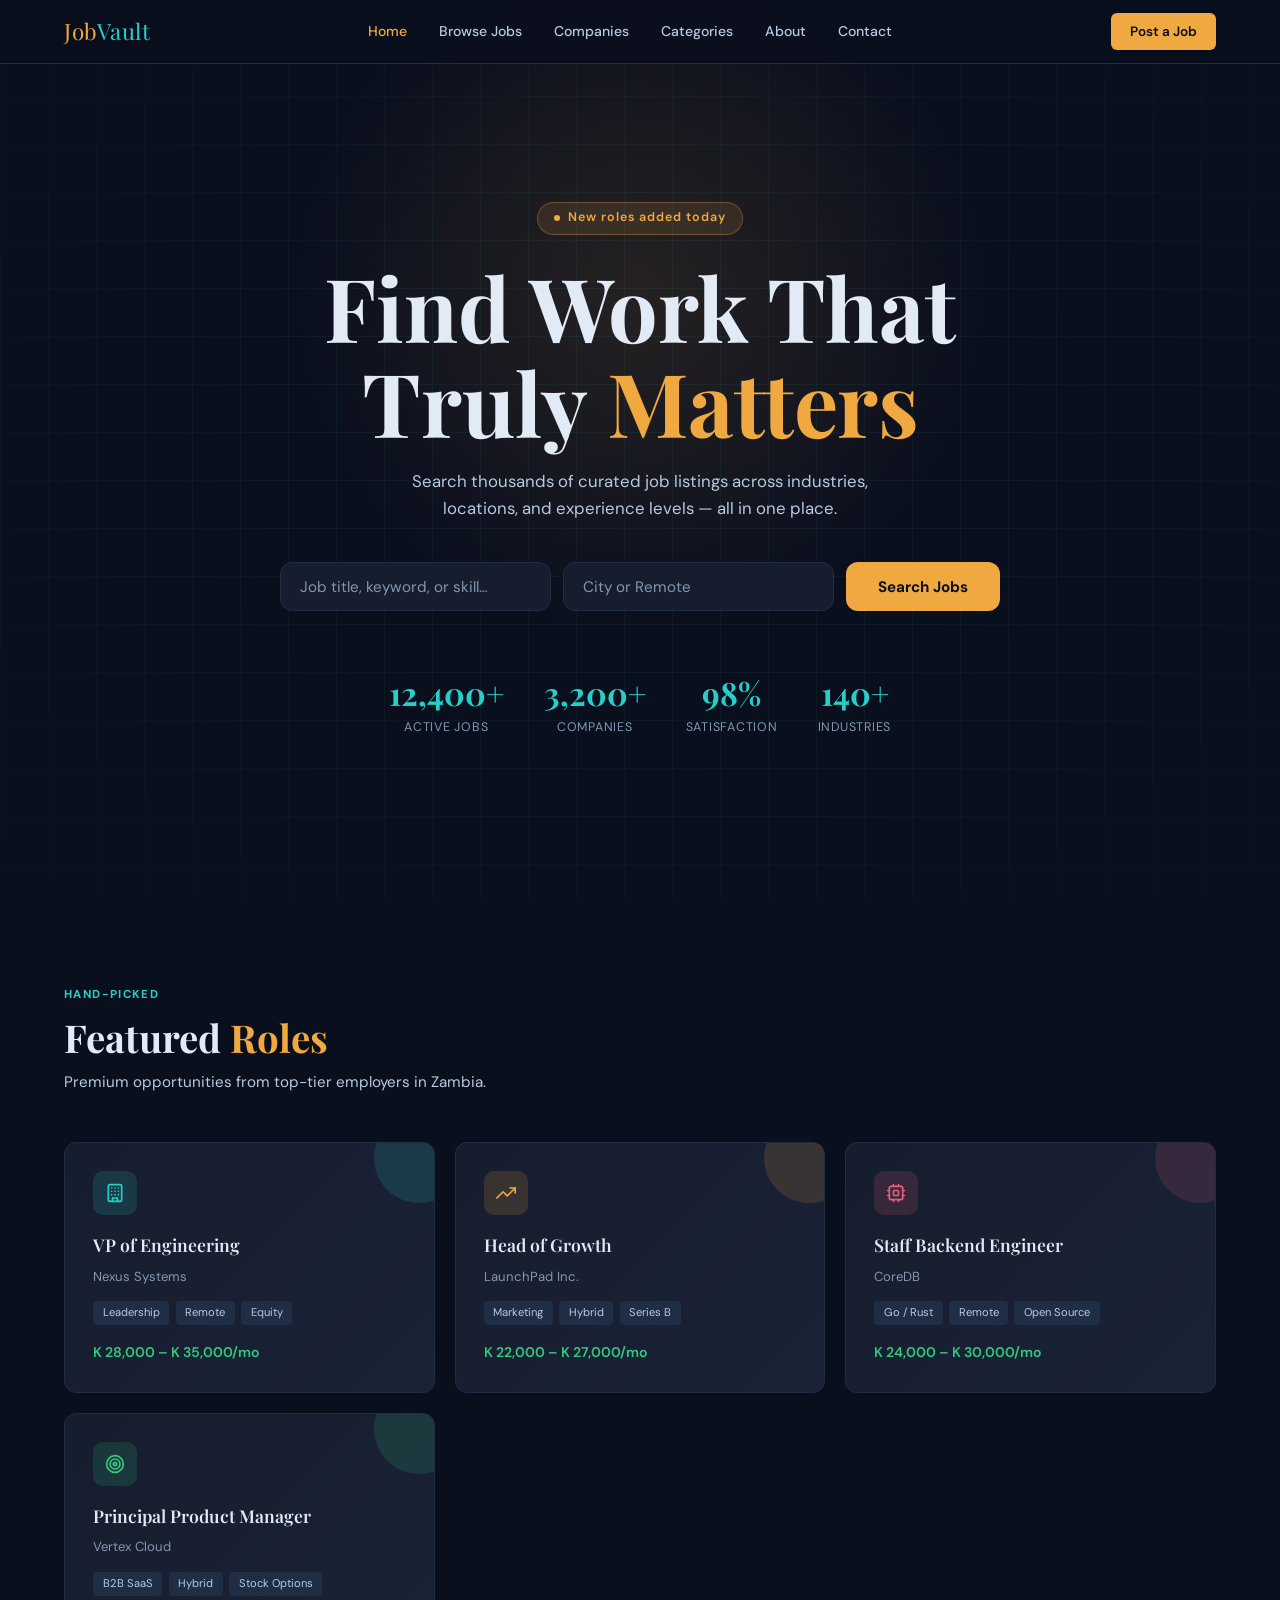
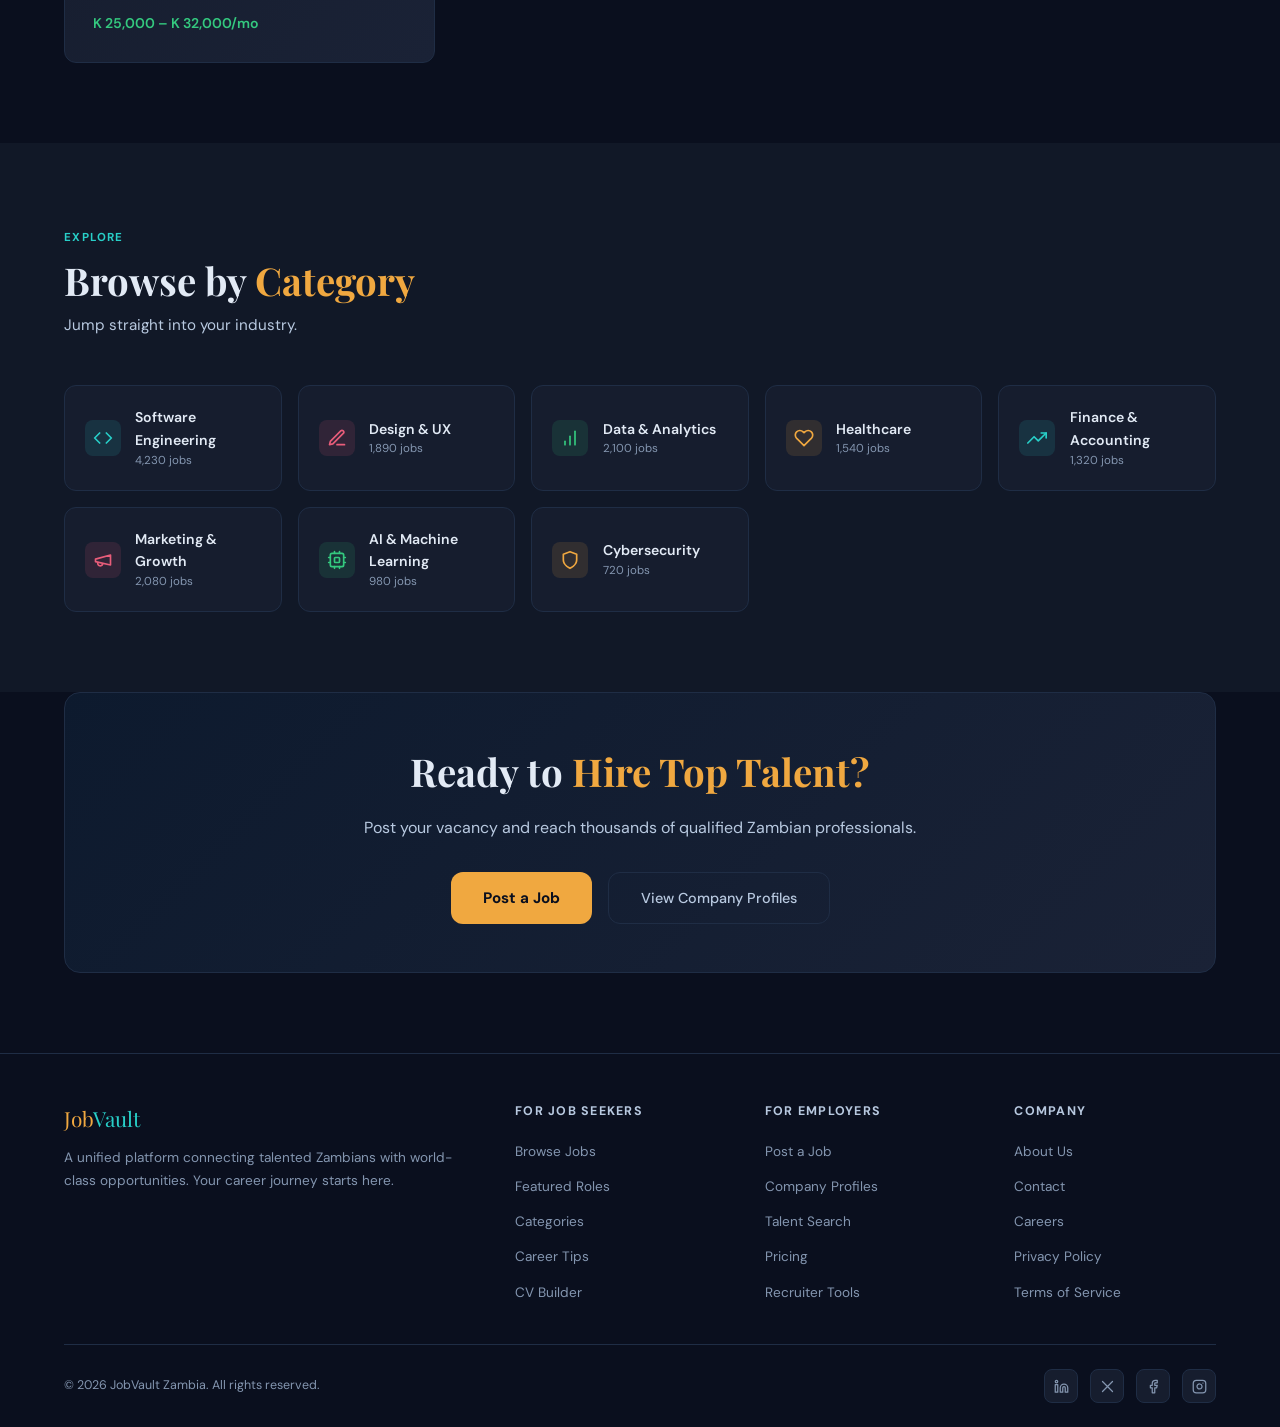
<file: index.html>
<!DOCTYPE html>
<html lang="en">
<head>
<meta charset="UTF-8"/><meta name="viewport" content="width=device-width,initial-scale=1.0"/>
<title>JobVault — Find Your Next Role in Zambia</title>
<link rel="stylesheet" href="css/style.css"/>
<style>
/* HERO */
#hero{min-height:100vh;display:flex;flex-direction:column;justify-content:center;align-items:center;text-align:center;padding:100px 5% 60px;position:relative;overflow:hidden;}
.hero-grid-bg{position:absolute;inset:0;z-index:0;background-image:linear-gradient(rgba(40,207,200,.06) 1px,transparent 1px),linear-gradient(90deg,rgba(40,207,200,.06) 1px,transparent 1px);background-size:48px 48px;mask-image:radial-gradient(ellipse 80% 80% at 50% 50%,black 30%,transparent 100%);}
.hero-glow{position:absolute;top:-60px;left:50%;transform:translateX(-50%);width:700px;height:700px;background:radial-gradient(circle,rgba(240,168,64,.12) 0%,transparent 70%);pointer-events:none;}
.hero-badge{display:inline-flex;align-items:center;gap:.5rem;background:rgba(240,168,64,.12);border:1px solid rgba(240,168,64,.3);color:var(--gold);font-size:.78rem;font-weight:600;letter-spacing:.08em;padding:.35rem 1rem;border-radius:99px;margin-bottom:1.5rem;position:relative;z-index:1;animation:fadeUp .6s ease both;}
.badge-dot{width:6px;height:6px;border-radius:50%;background:var(--gold);animation:pulse 2s infinite;}
.hero-title{font-family:var(--serif);font-size:clamp(2.8rem,7vw,5.5rem);font-weight:700;line-height:1.08;color:var(--text);margin-bottom:1.2rem;position:relative;z-index:1;animation:fadeUp .6s .1s ease both;}
.hero-title em{font-style:normal;color:var(--gold);}
.hero-sub{font-size:1.05rem;color:var(--soft);max-width:520px;margin:0 auto 2.5rem;position:relative;z-index:1;animation:fadeUp .6s .2s ease both;}
.hero-search{display:flex;gap:.75rem;flex-wrap:wrap;justify-content:center;width:100%;max-width:720px;position:relative;z-index:1;animation:fadeUp .6s .3s ease both;}
.hero-search input{flex:1;min-width:200px;background:var(--card);border:1px solid var(--border);color:var(--text);padding:.85rem 1.2rem;border-radius:var(--radius);font-family:var(--sans);font-size:.95rem;outline:none;transition:border-color .2s;}
.hero-search input::placeholder{color:var(--muted);}
.hero-search input:focus{border-color:var(--teal);}
.hero-stats{display:flex;gap:2.5rem;justify-content:center;flex-wrap:wrap;margin-top:3.5rem;position:relative;z-index:1;animation:fadeUp .6s .5s ease both;}
.stat{text-align:center;}
.stat-num{font-family:var(--serif);font-size:2rem;color:var(--teal);font-weight:700;}
.stat-label{font-size:.78rem;color:var(--muted);letter-spacing:.06em;text-transform:uppercase;}
/* FEATURED */
#featured{background:var(--navy);}
.featured-grid{display:grid;grid-template-columns:repeat(auto-fill,minmax(280px,1fr));gap:1.25rem;}
.featured-card{background:linear-gradient(135deg,var(--card),#1a2236);border:1px solid var(--border);border-radius:var(--radius);padding:1.75rem;position:relative;overflow:hidden;transition:transform .2s,box-shadow .2s;}
.featured-card:hover{transform:translateY(-4px);box-shadow:var(--shadow);}
.featured-accent{position:absolute;top:-30px;right:-30px;width:90px;height:90px;border-radius:50%;opacity:.15;}
.feat-icon{width:44px;height:44px;border-radius:10px;display:flex;align-items:center;justify-content:center;margin-bottom:1rem;}
.feat-title{font-family:var(--serif);font-size:1.1rem;font-weight:600;margin-bottom:.4rem;}
.feat-company{font-size:.82rem;color:var(--muted);margin-bottom:.9rem;}
.feat-tags{display:flex;gap:.4rem;flex-wrap:wrap;margin-bottom:1rem;}
.tag{font-size:.7rem;background:var(--border);color:var(--soft);padding:.2rem .6rem;border-radius:4px;}
.feat-salary{font-size:.88rem;font-weight:600;color:var(--green);}
/* QUICK CATS */
#quick-cats{background:var(--deep);}
.qcat-grid{display:grid;grid-template-columns:repeat(auto-fill,minmax(180px,1fr));gap:1rem;}
.qcat-card{background:var(--card);border:1px solid var(--border);border-radius:var(--radius);padding:1.25rem;display:flex;align-items:center;gap:.9rem;transition:all .2s;cursor:pointer;}
.qcat-card:hover{border-color:var(--teal);background:rgba(40,207,200,.05);}
.qcat-icon{width:36px;height:36px;border-radius:8px;display:flex;align-items:center;justify-content:center;flex-shrink:0;}
.qcat-name{font-weight:600;font-size:.88rem;}
.qcat-count{font-size:.72rem;color:var(--muted);}
/* CTA BANNER */
.cta-banner{background:linear-gradient(135deg,#0d1a2e,#1a2236);border:1px solid var(--border);border-radius:16px;padding:3rem;text-align:center;margin:0 5% 80px;}
.cta-banner h2{font-family:var(--serif);font-size:clamp(1.6rem,3vw,2.4rem);margin-bottom:.75rem;}
.cta-banner h2 span{color:var(--gold);}
.cta-banner p{color:var(--soft);margin-bottom:2rem;}
.cta-actions{display:flex;gap:1rem;justify-content:center;flex-wrap:wrap;}
@media(max-width:640px){.hero-search{flex-direction:column;align-items:stretch;}.btn-primary{width:100%;justify-content:center;}.hero-stats{gap:1.5rem;}.cta-banner{padding:2rem 1.5rem;}}
</style>
</head>
<body>
<div id="nav-placeholder"></div>

<section id="hero">
  <div class="hero-grid-bg"></div>
  <div class="hero-glow"></div>
  <div class="hero-badge"><span class="badge-dot"></span> New roles added today</div>
  <h1 class="hero-title">Find Work That<br>Truly <em>Matters</em></h1>
  <p class="hero-sub">Search thousands of curated job listings across industries, locations, and experience levels — all in one place.</p>
  <div class="hero-search">
    <input id="hero-kw" type="text" placeholder="Job title, keyword, or skill…"/>
    <input id="hero-loc" type="text" placeholder="City or Remote"/>
    <button class="btn-primary" onclick="heroSearch()">Search Jobs</button>
  </div>
  <div class="hero-stats">
    <div class="stat"><div class="stat-num">12,400+</div><div class="stat-label">Active Jobs</div></div>
    <div class="stat"><div class="stat-num">3,200+</div><div class="stat-label">Companies</div></div>
    <div class="stat"><div class="stat-num">98%</div><div class="stat-label">Satisfaction</div></div>
    <div class="stat"><div class="stat-num">140+</div><div class="stat-label">Industries</div></div>
  </div>
</section>

<section id="featured">
  <div class="section-header fade-in">
    <div class="section-tag">Hand-Picked</div>
    <h2 class="section-title">Featured <span>Roles</span></h2>
    <p class="section-sub">Premium opportunities from top-tier employers in Zambia.</p>
  </div>
  <div class="featured-grid fade-in" id="featuredGrid"></div>
</section>

<section id="quick-cats">
  <div class="section-header fade-in">
    <div class="section-tag">Explore</div>
    <h2 class="section-title">Browse by <span>Category</span></h2>
    <p class="section-sub">Jump straight into your industry.</p>
  </div>
  <div class="qcat-grid fade-in" id="qcatGrid"></div>
</section>

<div class="cta-banner fade-in">
  <h2>Ready to <span>Hire Top Talent?</span></h2>
  <p>Post your vacancy and reach thousands of qualified Zambian professionals.</p>
  <div class="cta-actions">
    <a href="contact.html" class="btn-primary">Post a Job</a>
    <a href="companies.html" class="btn-outline">View Company Profiles</a>
  </div>
</div>

<footer id="site-footer"></footer>
<div id="modal-placeholder"></div>
<div id="toast-placeholder"></div>

<script src="js/shared.js"></script>
<script>
const FEATURED_DATA=[
  {title:"VP of Engineering",company:"Nexus Systems",iconKey:"building",tags:["Leadership","Remote","Equity"],salary:"K 28,000 – K 35,000/mo",accentColor:"var(--teal)",iconBg:"rgba(40,207,200,.15)"},
  {title:"Head of Growth",company:"LaunchPad Inc.",iconKey:"trendingUp",tags:["Marketing","Hybrid","Series B"],salary:"K 22,000 – K 27,000/mo",accentColor:"var(--gold)",iconBg:"rgba(240,168,64,.15)"},
  {title:"Staff Backend Engineer",company:"CoreDB",iconKey:"cpu",tags:["Go / Rust","Remote","Open Source"],salary:"K 24,000 – K 30,000/mo",accentColor:"var(--rose)",iconBg:"rgba(232,93,122,.15)"},
  {title:"Principal Product Manager",company:"Vertex Cloud",iconKey:"target",tags:["B2B SaaS","Hybrid","Stock Options"],salary:"K 25,000 – K 32,000/mo",accentColor:"var(--green)",iconBg:"rgba(52,201,127,.15)"},
];
document.getElementById('featuredGrid').innerHTML=FEATURED_DATA.map(f=>`
  <div class="featured-card">
    <div class="featured-accent" style="background:${f.accentColor}"></div>
    <div class="feat-icon" style="background:${f.iconBg};color:${f.accentColor}">${IC[f.iconKey]||''}</div>
    <div class="feat-title">${f.title}</div>
    <div class="feat-company">${f.company}</div>
    <div class="feat-tags">${f.tags.map(t=>`<span class="tag">${t}</span>`).join('')}</div>
    <div class="feat-salary">${f.salary}</div>
  </div>`).join('');

document.getElementById('qcatGrid').innerHTML=CATEGORIES.slice(0,8).map(c=>`
  <a href="categories.html" class="qcat-card">
    <div class="qcat-icon" style="background:${c.iconBg};color:${c.iconColor}">${IC[c.iconKey]||''}</div>
    <div><div class="qcat-name">${c.name}</div><div class="qcat-count">${c.count}</div></div>
  </a>`).join('');

function heroSearch(){
  const kw=document.getElementById('hero-kw').value.trim();
  const loc=document.getElementById('hero-loc').value.trim();
  let url='jobs.html';
  const params=new URLSearchParams();
  if(kw)params.set('q',kw);
  if(loc)params.set('loc',loc);
  if(params.toString())url+='?'+params.toString();
  window.location.href=url;
}
document.getElementById('hero-kw').addEventListener('keydown',e=>{if(e.key==='Enter')heroSearch();});

renderNav('Home');
renderFooter();
renderModal();
renderToast();
initNav();
initScrollFade();
</script>
</body>
</html>
</file>
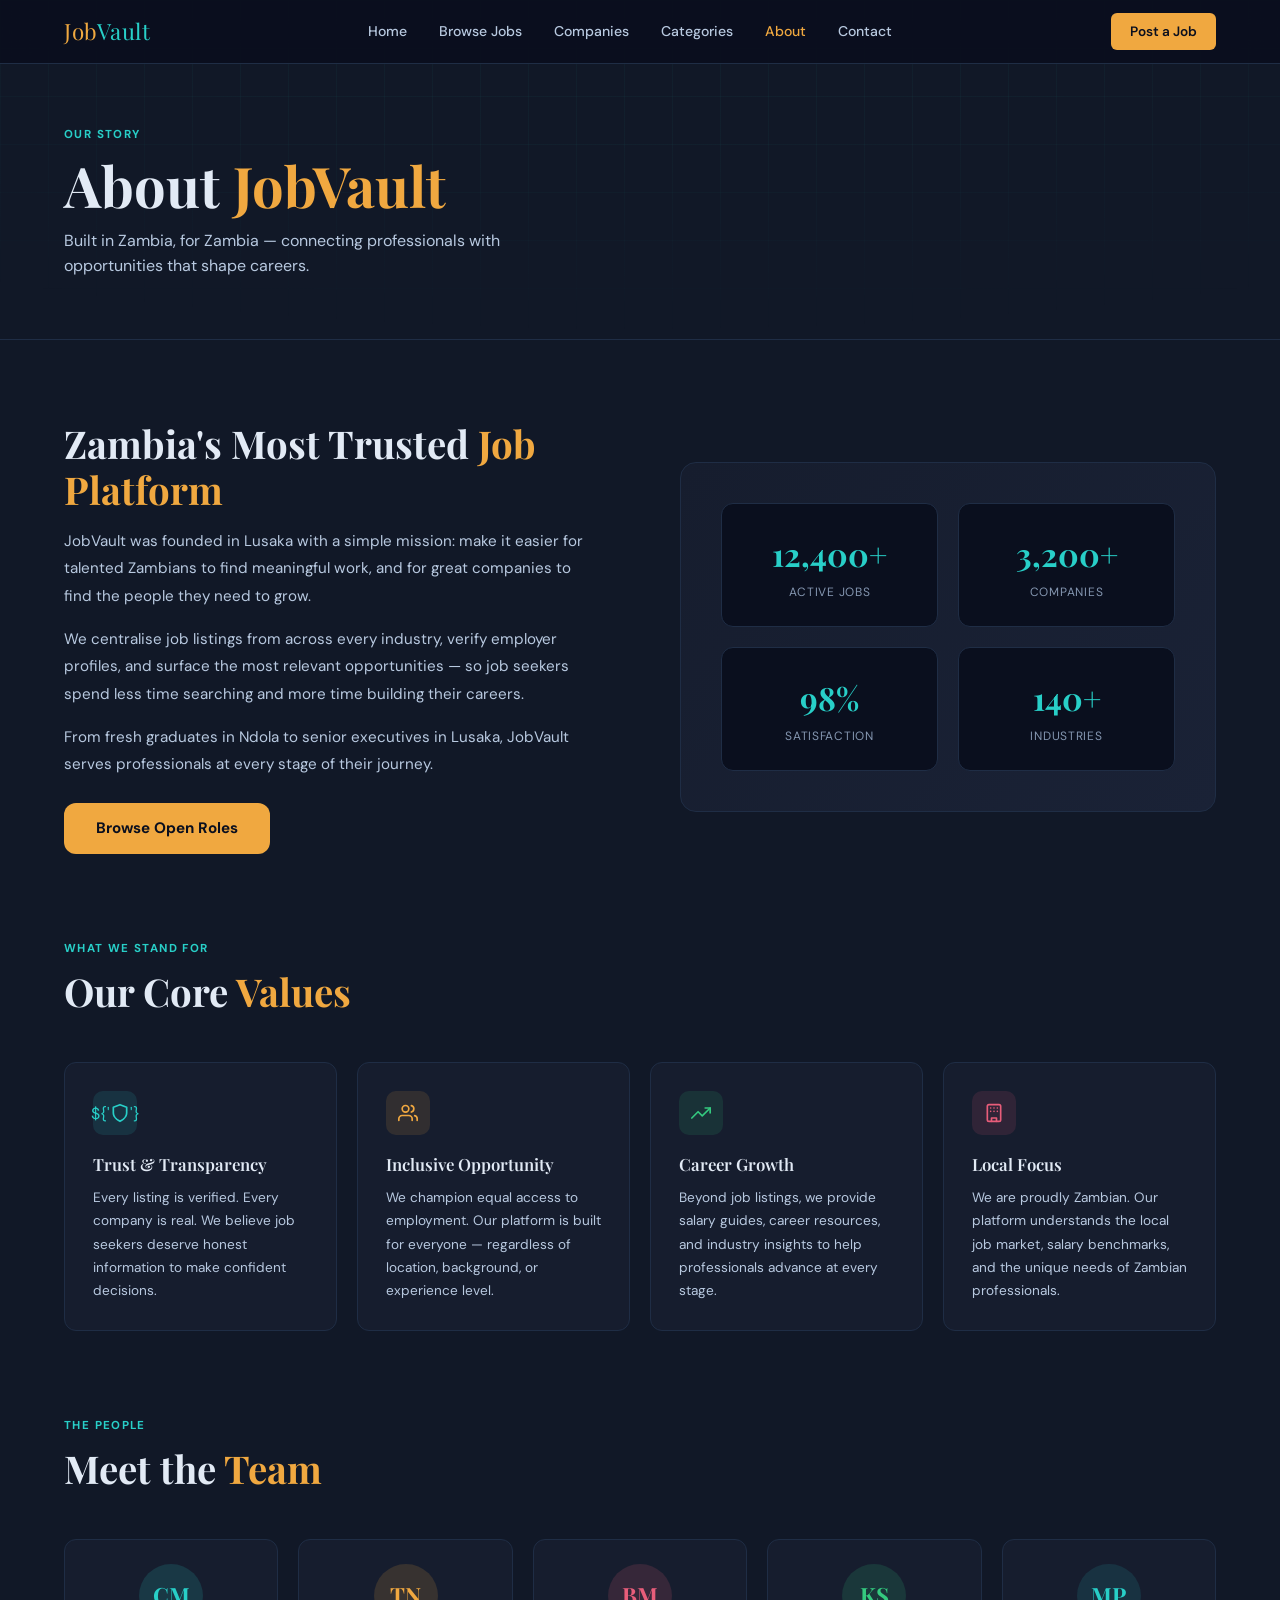
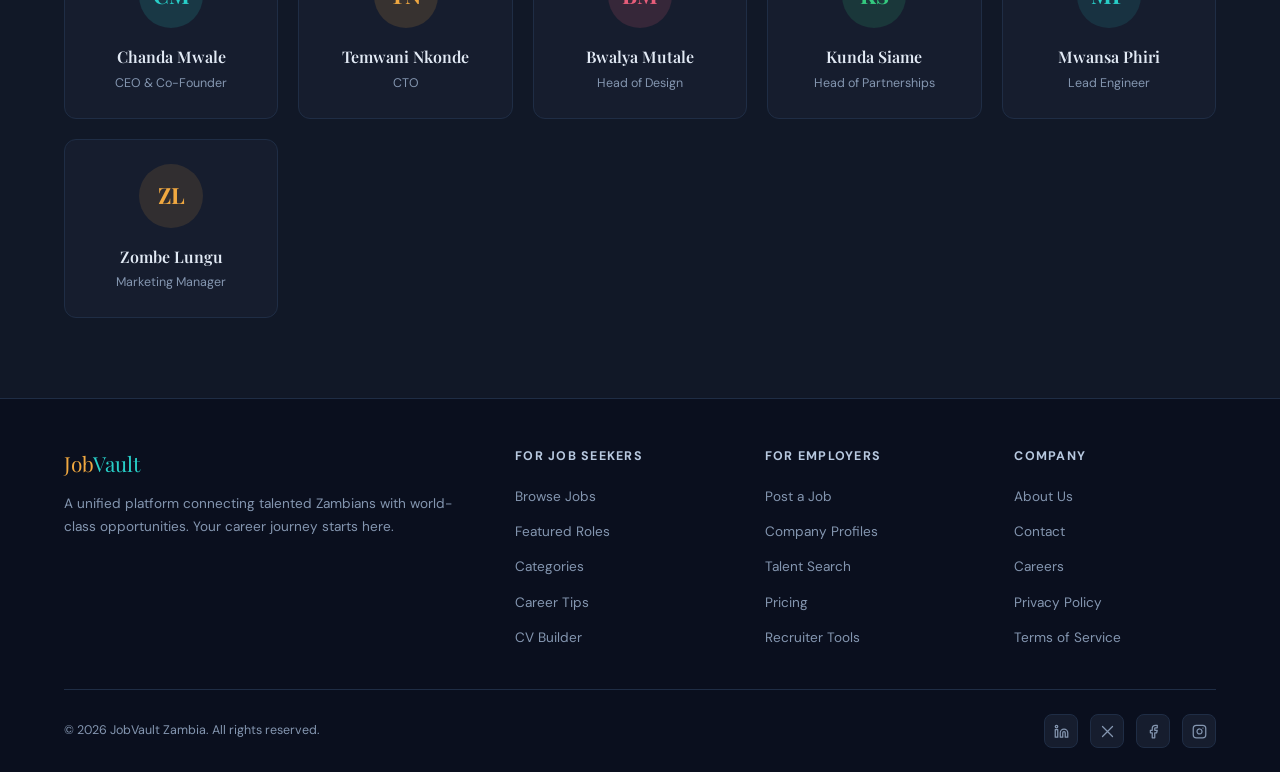
<file: about.html>
<!DOCTYPE html>
<html lang="en">
<head>
<meta charset="UTF-8"/><meta name="viewport" content="width=device-width,initial-scale=1.0"/>
<title>About Us — JobVault Zambia</title>
<link rel="stylesheet" href="css/style.css"/>
<style>
#about-section{background:var(--deep);}
.about-grid{display:grid;grid-template-columns:1fr 1fr;gap:5rem;align-items:center;margin-bottom:80px;}
.about-text h2{font-family:var(--serif);font-size:clamp(1.8rem,3vw,2.4rem);font-weight:700;margin-bottom:1rem;line-height:1.2;}
.about-text h2 span{color:var(--gold);}
.about-text p{color:var(--soft);margin-bottom:1rem;font-size:.95rem;line-height:1.8;}
.about-visual{background:linear-gradient(135deg,var(--card),#1a2236);border:1px solid var(--border);border-radius:16px;padding:2.5rem;display:grid;grid-template-columns:1fr 1fr;gap:1.25rem;}
.about-stat-card{background:var(--navy);border:1px solid var(--border);border-radius:var(--radius);padding:1.5rem;text-align:center;}
.about-stat-num{font-family:var(--serif);font-size:2rem;font-weight:700;color:var(--teal);}
.about-stat-label{font-size:.75rem;color:var(--muted);text-transform:uppercase;letter-spacing:.06em;margin-top:.25rem;}
.values-grid{display:grid;grid-template-columns:repeat(auto-fill,minmax(250px,1fr));gap:1.25rem;margin-bottom:80px;}
.value-card{background:var(--card);border:1px solid var(--border);border-radius:var(--radius);padding:1.75rem;}
.value-icon{width:44px;height:44px;border-radius:10px;display:flex;align-items:center;justify-content:center;margin-bottom:1rem;}
.value-title{font-family:var(--serif);font-size:1.05rem;font-weight:600;margin-bottom:.5rem;}
.value-desc{font-size:.85rem;color:var(--soft);line-height:1.7;}
.team-grid{display:grid;grid-template-columns:repeat(auto-fill,minmax(200px,1fr));gap:1.25rem;}
.team-card{background:var(--card);border:1px solid var(--border);border-radius:var(--radius);padding:1.5rem;text-align:center;transition:transform .2s;}
.team-card:hover{transform:translateY(-3px);}
.team-avatar{width:64px;height:64px;border-radius:50%;display:flex;align-items:center;justify-content:center;font-family:var(--serif);font-size:1.4rem;font-weight:700;margin:0 auto 1rem;}
.team-name{font-family:var(--serif);font-size:1rem;font-weight:600;margin-bottom:.25rem;}
.team-role{font-size:.78rem;color:var(--muted);}
@media(max-width:900px){.about-grid{grid-template-columns:1fr;gap:2.5rem;}}
@media(max-width:640px){.about-visual{grid-template-columns:1fr 1fr;}.team-grid{grid-template-columns:1fr 1fr;}}
</style>
</head>
<body>
<div id="nav-placeholder"></div>

<div class="page-header">
  <div class="page-header-inner">
    <div class="section-tag">Our Story</div>
    <h1>About <em>JobVault</em></h1>
    <p>Built in Zambia, for Zambia — connecting professionals with opportunities that shape careers.</p>
  </div>
</div>

<section id="about-section">
  <div class="about-grid fade-in">
    <div class="about-text">
      <h2>Zambia's Most Trusted <span>Job Platform</span></h2>
      <p>JobVault was founded in Lusaka with a simple mission: make it easier for talented Zambians to find meaningful work, and for great companies to find the people they need to grow.</p>
      <p>We centralise job listings from across every industry, verify employer profiles, and surface the most relevant opportunities — so job seekers spend less time searching and more time building their careers.</p>
      <p>From fresh graduates in Ndola to senior executives in Lusaka, JobVault serves professionals at every stage of their journey.</p>
      <a href="jobs.html" class="btn-primary" style="margin-top:.5rem">Browse Open Roles</a>
    </div>
    <div class="about-visual">
      <div class="about-stat-card"><div class="about-stat-num">12,400+</div><div class="about-stat-label">Active Jobs</div></div>
      <div class="about-stat-card"><div class="about-stat-num">3,200+</div><div class="about-stat-label">Companies</div></div>
      <div class="about-stat-card"><div class="about-stat-num">98%</div><div class="about-stat-label">Satisfaction</div></div>
      <div class="about-stat-card"><div class="about-stat-num">140+</div><div class="about-stat-label">Industries</div></div>
    </div>
  </div>

  <div class="section-header fade-in">
    <div class="section-tag">What We Stand For</div>
    <h2 class="section-title">Our Core <span>Values</span></h2>
  </div>
  <div class="values-grid">
    <div class="value-card fade-in">
      <div class="value-icon" style="background:rgba(40,207,200,.12);color:var(--teal)">${'<svg width="20" height="20" viewBox="0 0 24 24" fill="none" stroke="currentColor" stroke-width="2" stroke-linecap="round" stroke-linejoin="round"><path d="M12 22s8-4 8-10V5l-8-3-8 3v7c0 6 8 10 8 10z"/></svg>'}</div>
      <div class="value-title">Trust & Transparency</div>
      <div class="value-desc">Every listing is verified. Every company is real. We believe job seekers deserve honest information to make confident decisions.</div>
    </div>
    <div class="value-card fade-in">
      <div class="value-icon" style="background:rgba(240,168,64,.12);color:var(--gold)"><svg width="20" height="20" viewBox="0 0 24 24" fill="none" stroke="currentColor" stroke-width="2" stroke-linecap="round" stroke-linejoin="round"><path d="M17 21v-2a4 4 0 0 0-4-4H5a4 4 0 0 0-4 4v2"/><circle cx="9" cy="7" r="4"/><path d="M23 21v-2a4 4 0 0 0-3-3.87"/><path d="M16 3.13a4 4 0 0 1 0 7.75"/></svg></div>
      <div class="value-title">Inclusive Opportunity</div>
      <div class="value-desc">We champion equal access to employment. Our platform is built for everyone — regardless of location, background, or experience level.</div>
    </div>
    <div class="value-card fade-in">
      <div class="value-icon" style="background:rgba(52,201,127,.12);color:var(--green)"><svg width="20" height="20" viewBox="0 0 24 24" fill="none" stroke="currentColor" stroke-width="2" stroke-linecap="round" stroke-linejoin="round"><polyline points="23 6 13.5 15.5 8.5 10.5 1 18"/><polyline points="17 6 23 6 23 12"/></svg></div>
      <div class="value-title">Career Growth</div>
      <div class="value-desc">Beyond job listings, we provide salary guides, career resources, and industry insights to help professionals advance at every stage.</div>
    </div>
    <div class="value-card fade-in">
      <div class="value-icon" style="background:rgba(232,93,122,.12);color:var(--rose)"><svg width="20" height="20" viewBox="0 0 24 24" fill="none" stroke="currentColor" stroke-width="2" stroke-linecap="round" stroke-linejoin="round"><rect width="16" height="20" x="4" y="2" rx="2"/><path d="M9 22v-4h6v4"/><path d="M8 6h.01M16 6h.01M12 6h.01M12 10h.01M8 10h.01M16 10h.01"/></svg></div>
      <div class="value-title">Local Focus</div>
      <div class="value-desc">We are proudly Zambian. Our platform understands the local job market, salary benchmarks, and the unique needs of Zambian professionals.</div>
    </div>
  </div>

  <div class="section-header fade-in">
    <div class="section-tag">The People</div>
    <h2 class="section-title">Meet the <span>Team</span></h2>
  </div>
  <div class="team-grid">
    <div class="team-card fade-in"><div class="team-avatar" style="background:rgba(40,207,200,.15);color:var(--teal)">CM</div><div class="team-name">Chanda Mwale</div><div class="team-role">CEO & Co-Founder</div></div>
    <div class="team-card fade-in"><div class="team-avatar" style="background:rgba(240,168,64,.15);color:var(--gold)">TN</div><div class="team-name">Temwani Nkonde</div><div class="team-role">CTO</div></div>
    <div class="team-card fade-in"><div class="team-avatar" style="background:rgba(232,93,122,.15);color:var(--rose)">BM</div><div class="team-name">Bwalya Mutale</div><div class="team-role">Head of Design</div></div>
    <div class="team-card fade-in"><div class="team-avatar" style="background:rgba(52,201,127,.15);color:var(--green)">KS</div><div class="team-name">Kunda Siame</div><div class="team-role">Head of Partnerships</div></div>
    <div class="team-card fade-in"><div class="team-avatar" style="background:rgba(40,207,200,.12);color:var(--teal)">MP</div><div class="team-name">Mwansa Phiri</div><div class="team-role">Lead Engineer</div></div>
    <div class="team-card fade-in"><div class="team-avatar" style="background:rgba(240,168,64,.12);color:var(--gold)">ZL</div><div class="team-name">Zombe Lungu</div><div class="team-role">Marketing Manager</div></div>
  </div>
</section>

<footer id="site-footer"></footer>
<div id="modal-placeholder"></div>
<div id="toast-placeholder"></div>
<script src="js/shared.js"></script>
<script>
renderNav('About');renderFooter();renderModal();renderToast();initNav();initScrollFade();
</script>
</body>
</html>
</file>
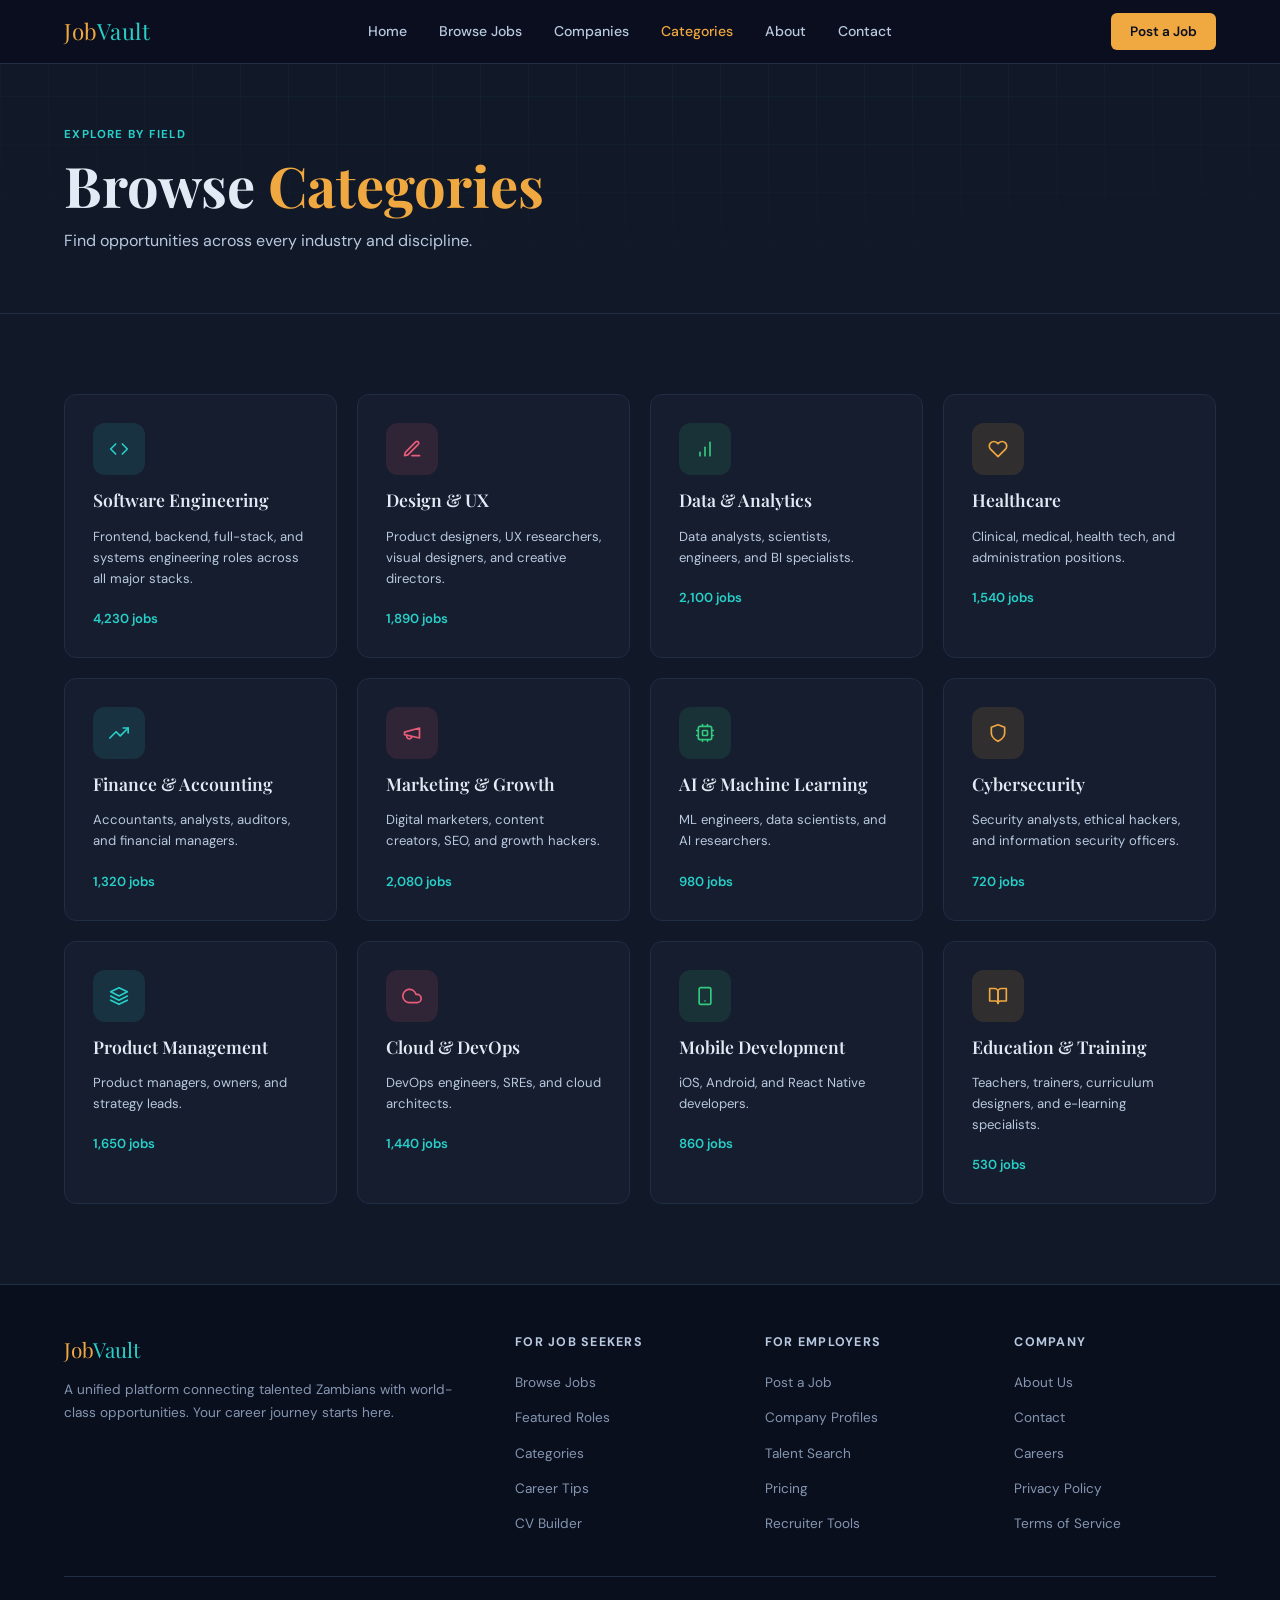
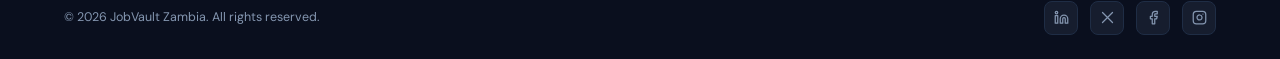
<file: categories.html>
<!DOCTYPE html>
<html lang="en">
<head>
<meta charset="UTF-8"/><meta name="viewport" content="width=device-width,initial-scale=1.0"/>
<title>Job Categories — JobVault Zambia</title>
<link rel="stylesheet" href="css/style.css"/>
<style>
#cats-section{background:var(--deep);min-height:60vh;}
.cat-card-lg{background:var(--card);border:1px solid var(--border);border-radius:var(--radius);padding:1.75rem;display:flex;flex-direction:column;gap:.7rem;transition:all .2s;cursor:pointer;text-decoration:none;}
.cat-card-lg:hover{border-color:var(--teal);background:rgba(40,207,200,.05);transform:translateY(-3px);}
.cat-icon-lg{width:52px;height:52px;border-radius:12px;display:flex;align-items:center;justify-content:center;}
.cat-title{font-family:var(--serif);font-size:1.1rem;font-weight:600;}
.cat-desc{font-size:.82rem;color:var(--soft);line-height:1.6;}
.cat-meta{display:flex;justify-content:space-between;align-items:center;margin-top:.5rem;}
.cat-count-lg{font-size:.82rem;font-weight:600;color:var(--teal);}
.cat-arrow-lg{color:var(--teal);display:flex;opacity:0;transition:opacity .2s,transform .2s;}
.cat-card-lg:hover .cat-arrow-lg{opacity:1;transform:translateX(4px);}
.cats-grid-lg{display:grid;grid-template-columns:repeat(auto-fill,minmax(260px,1fr));gap:1.25rem;}
</style>
</head>
<body>
<div id="nav-placeholder"></div>

<div class="page-header">
  <div class="page-header-inner">
    <div class="section-tag">Explore By Field</div>
    <h1>Browse <em>Categories</em></h1>
    <p>Find opportunities across every industry and discipline.</p>
  </div>
</div>

<section id="cats-section">
  <div class="cats-grid-lg" id="catsGrid"></div>
</section>

<footer id="site-footer"></footer>
<div id="modal-placeholder"></div>
<div id="toast-placeholder"></div>

<script src="js/shared.js"></script>
<script>
const CAT_DESCS={
  "Software Engineering":"Frontend, backend, full-stack, and systems engineering roles across all major stacks.",
  "Design & UX":"Product designers, UX researchers, visual designers, and creative directors.",
  "Data & Analytics":"Data analysts, scientists, engineers, and BI specialists.",
  "Healthcare":"Clinical, medical, health tech, and administration positions.",
  "Finance & Accounting":"Accountants, analysts, auditors, and financial managers.",
  "Marketing & Growth":"Digital marketers, content creators, SEO, and growth hackers.",
  "AI & Machine Learning":"ML engineers, data scientists, and AI researchers.",
  "Cybersecurity":"Security analysts, ethical hackers, and information security officers.",
  "Product Management":"Product managers, owners, and strategy leads.",
  "Cloud & DevOps":"DevOps engineers, SREs, and cloud architects.",
  "Mobile Development":"iOS, Android, and React Native developers.",
  "Education & Training":"Teachers, trainers, curriculum designers, and e-learning specialists.",
};

document.getElementById('catsGrid').innerHTML=CATEGORIES.map(c=>`
  <a href="jobs.html?q=${encodeURIComponent(c.name)}" class="cat-card-lg fade-in">
    <div class="cat-icon-lg" style="background:${c.iconBg};color:${c.iconColor}">${IC[c.iconKey]||''}</div>
    <div class="cat-title">${c.name}</div>
    <div class="cat-desc">${CAT_DESCS[c.name]||''}</div>
    <div class="cat-meta">
      <span class="cat-count-lg">${c.count}</span>
      <span class="cat-arrow-lg">${IC.arrowRight}</span>
    </div>
  </a>`).join('');

renderNav('Categories');
renderFooter();
renderModal();
renderToast();
initNav();
initScrollFade();
</script>
</body>
</html>
</file>
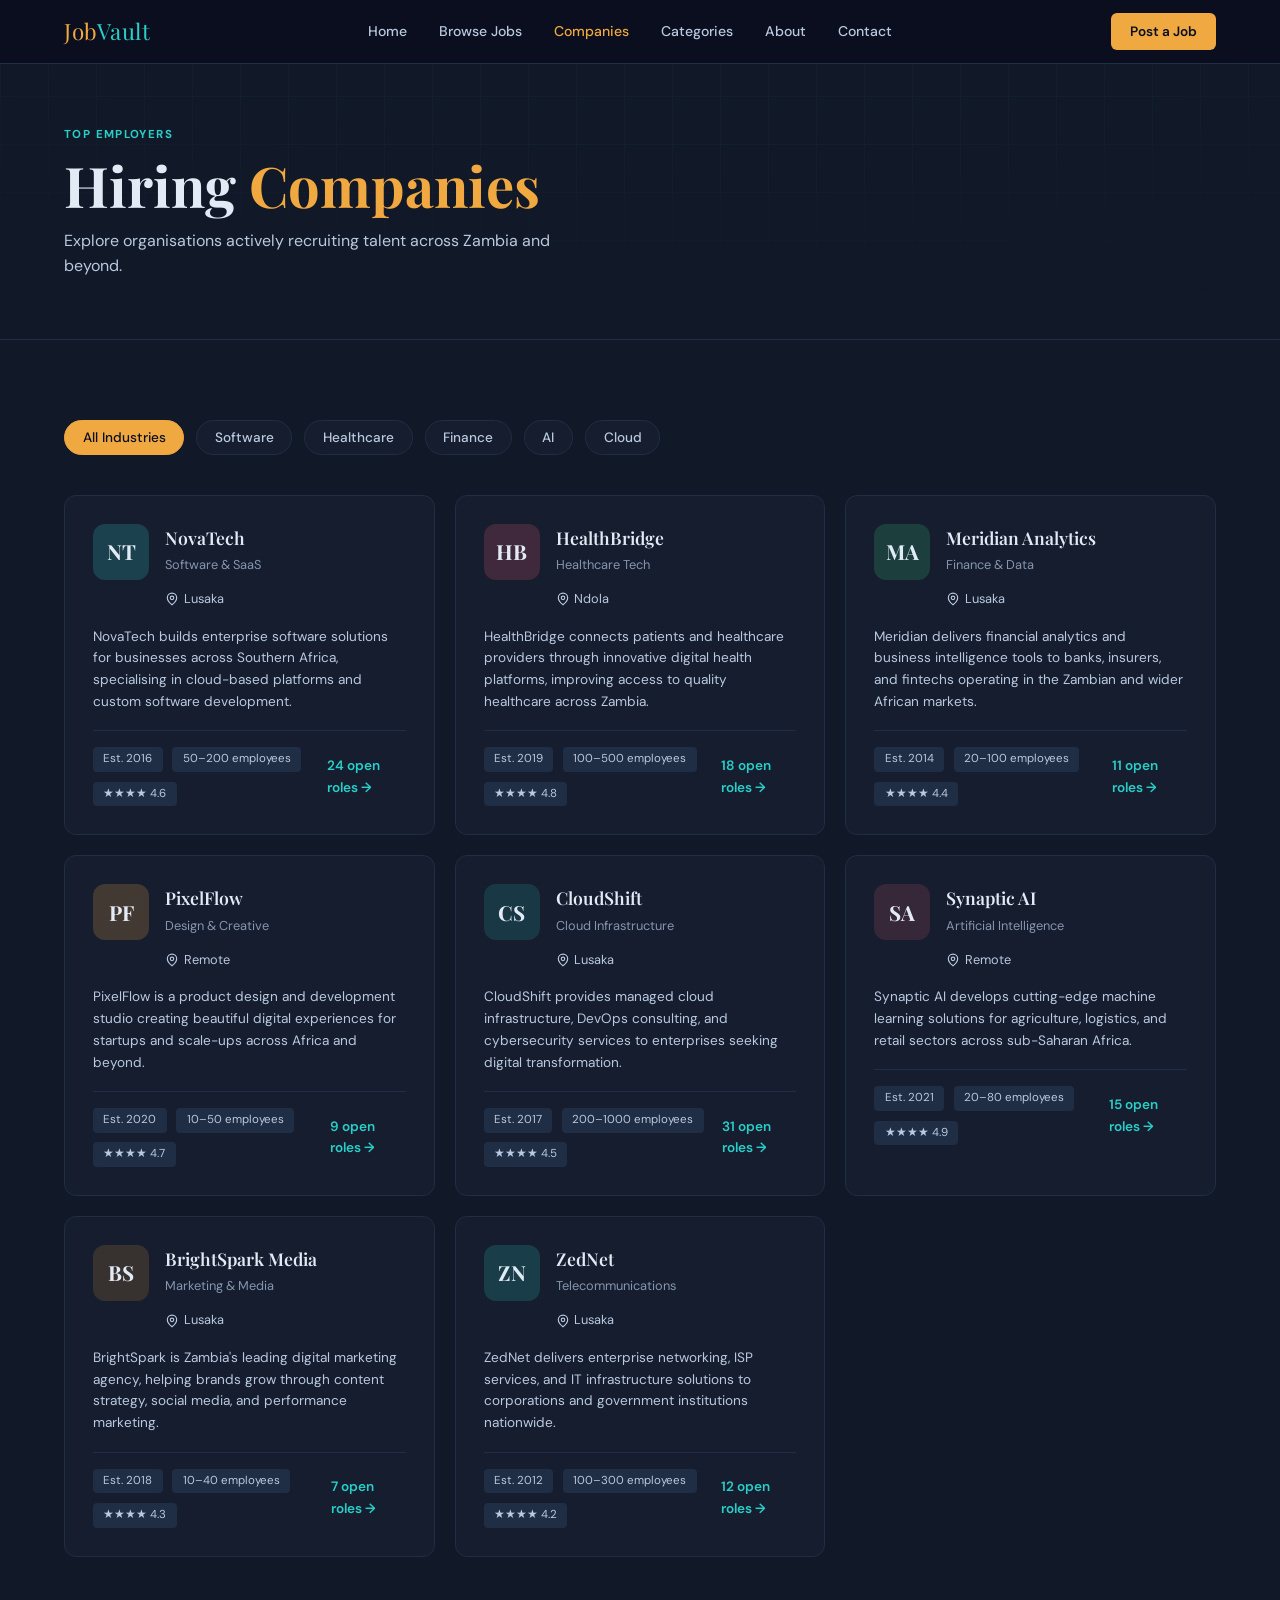
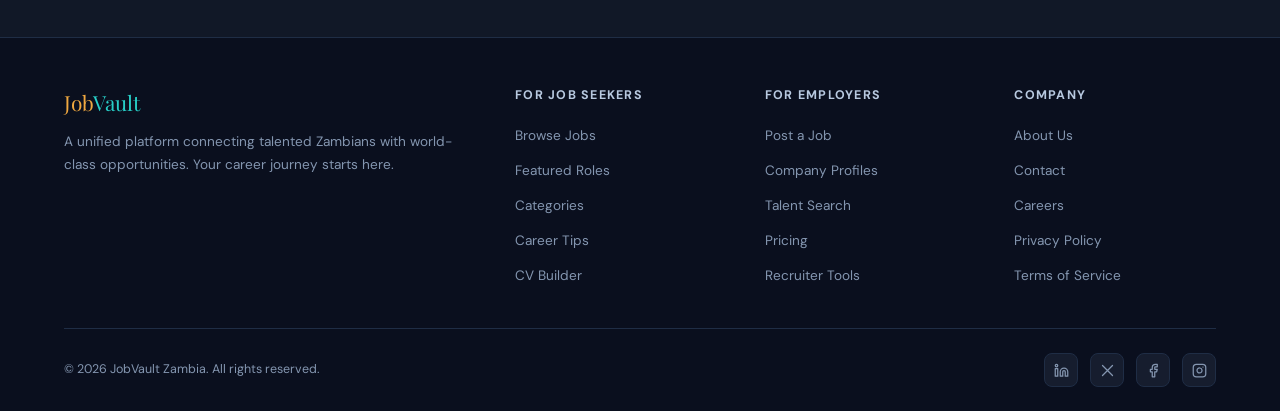
<file: companies.html>
<!DOCTYPE html>
<html lang="en">
<head>
<meta charset="UTF-8"/><meta name="viewport" content="width=device-width,initial-scale=1.0"/>
<title>Companies — JobVault Zambia</title>
<link rel="stylesheet" href="css/style.css"/>
<style>
#companies-section{background:var(--deep);min-height:60vh;}
.co-card-full{background:var(--card);border:1px solid var(--border);border-radius:var(--radius);padding:1.75rem;transition:transform .2s,border-color .2s,box-shadow .2s;cursor:pointer;}
.co-card-full:hover{transform:translateY(-4px);border-color:rgba(240,168,64,.3);box-shadow:var(--shadow);}
.co-card-top{display:flex;align-items:flex-start;gap:1rem;margin-bottom:1rem;}
.co-logo-lg{width:56px;height:56px;border-radius:12px;display:flex;align-items:center;justify-content:center;font-size:1.3rem;font-weight:700;font-family:var(--serif);flex-shrink:0;}
.co-meta h3{font-family:var(--serif);font-size:1.1rem;font-weight:600;margin-bottom:.2rem;}
.co-meta .co-industry{font-size:.8rem;color:var(--muted);}
.co-meta .co-location{font-size:.8rem;color:var(--soft);display:flex;align-items:center;gap:.3rem;margin-top:.2rem;}
.co-desc{font-size:.85rem;color:var(--soft);line-height:1.6;margin-bottom:1.1rem;}
.co-footer{display:flex;justify-content:space-between;align-items:center;border-top:1px solid var(--border);padding-top:1rem;}
.co-chips{display:flex;gap:.6rem;flex-wrap:wrap;}
.co-chip{font-size:.72rem;background:var(--border);color:var(--soft);padding:.2rem .65rem;border-radius:4px;}
.co-open-jobs{font-size:.85rem;font-weight:600;color:var(--teal);}
.companies-grid-full{display:grid;grid-template-columns:repeat(auto-fill,minmax(300px,1fr));gap:1.25rem;}
@media(max-width:640px){.companies-grid-full{grid-template-columns:1fr;}}
</style>
</head>
<body>
<div id="nav-placeholder"></div>

<div class="page-header">
  <div class="page-header-inner">
    <div class="section-tag">Top Employers</div>
    <h1>Hiring <em>Companies</em></h1>
    <p>Explore organisations actively recruiting talent across Zambia and beyond.</p>
  </div>
</div>

<section id="companies-section">
  <div class="filter-bar">
    <button class="filter-btn active" data-industry="all">All Industries</button>
    <button class="filter-btn" data-industry="Software & SaaS">Software</button>
    <button class="filter-btn" data-industry="Healthcare Tech">Healthcare</button>
    <button class="filter-btn" data-industry="Finance & Data">Finance</button>
    <button class="filter-btn" data-industry="Artificial Intelligence">AI</button>
    <button class="filter-btn" data-industry="Cloud Infrastructure">Cloud</button>
  </div>
  <div class="companies-grid-full" id="coGrid"></div>
</section>

<footer id="site-footer"></footer>
<div id="modal-placeholder"></div>
<div id="toast-placeholder"></div>

<script src="js/shared.js"></script>
<script>
let activeInd='all';
document.querySelector('.filter-bar').addEventListener('click',e=>{
  if(!e.target.classList.contains('filter-btn'))return;
  document.querySelectorAll('.filter-btn').forEach(b=>b.classList.remove('active'));
  e.target.classList.add('active');
  activeInd=e.target.dataset.industry;
  renderCos();
});

function renderCos(){
  const list=activeInd==='all'?COMPANIES:COMPANIES.filter(c=>c.industry===activeInd);
  document.getElementById('coGrid').innerHTML=list.map(c=>`
    <div class="co-card-full fade-in">
      <div class="co-card-top">
        <div class="co-logo-lg" style="background:${c.logoBg}">${c.logo}</div>
        <div class="co-meta">
          <h3>${c.name}</h3>
          <div class="co-industry">${c.industry}</div>
          <div class="co-location">${IC.mapPin} ${c.location}</div>
        </div>
      </div>
      <div class="co-desc">${c.desc}</div>
      <div class="co-footer">
        <div class="co-chips">
          <span class="co-chip">Est. ${c.founded}</span>
          <span class="co-chip">${c.employees} employees</span>
          <span class="co-chip">${'★'.repeat(Math.floor(c.rating))} ${c.rating}</span>
        </div>
        <a href="jobs.html" class="co-open-jobs">${c.jobs} open roles →</a>
      </div>
    </div>`).join('');
  initScrollFade();
}

renderNav('Companies');
renderFooter();
renderModal();
renderToast();
initNav();
renderCos();
</script>
</body>
</html>
</file>
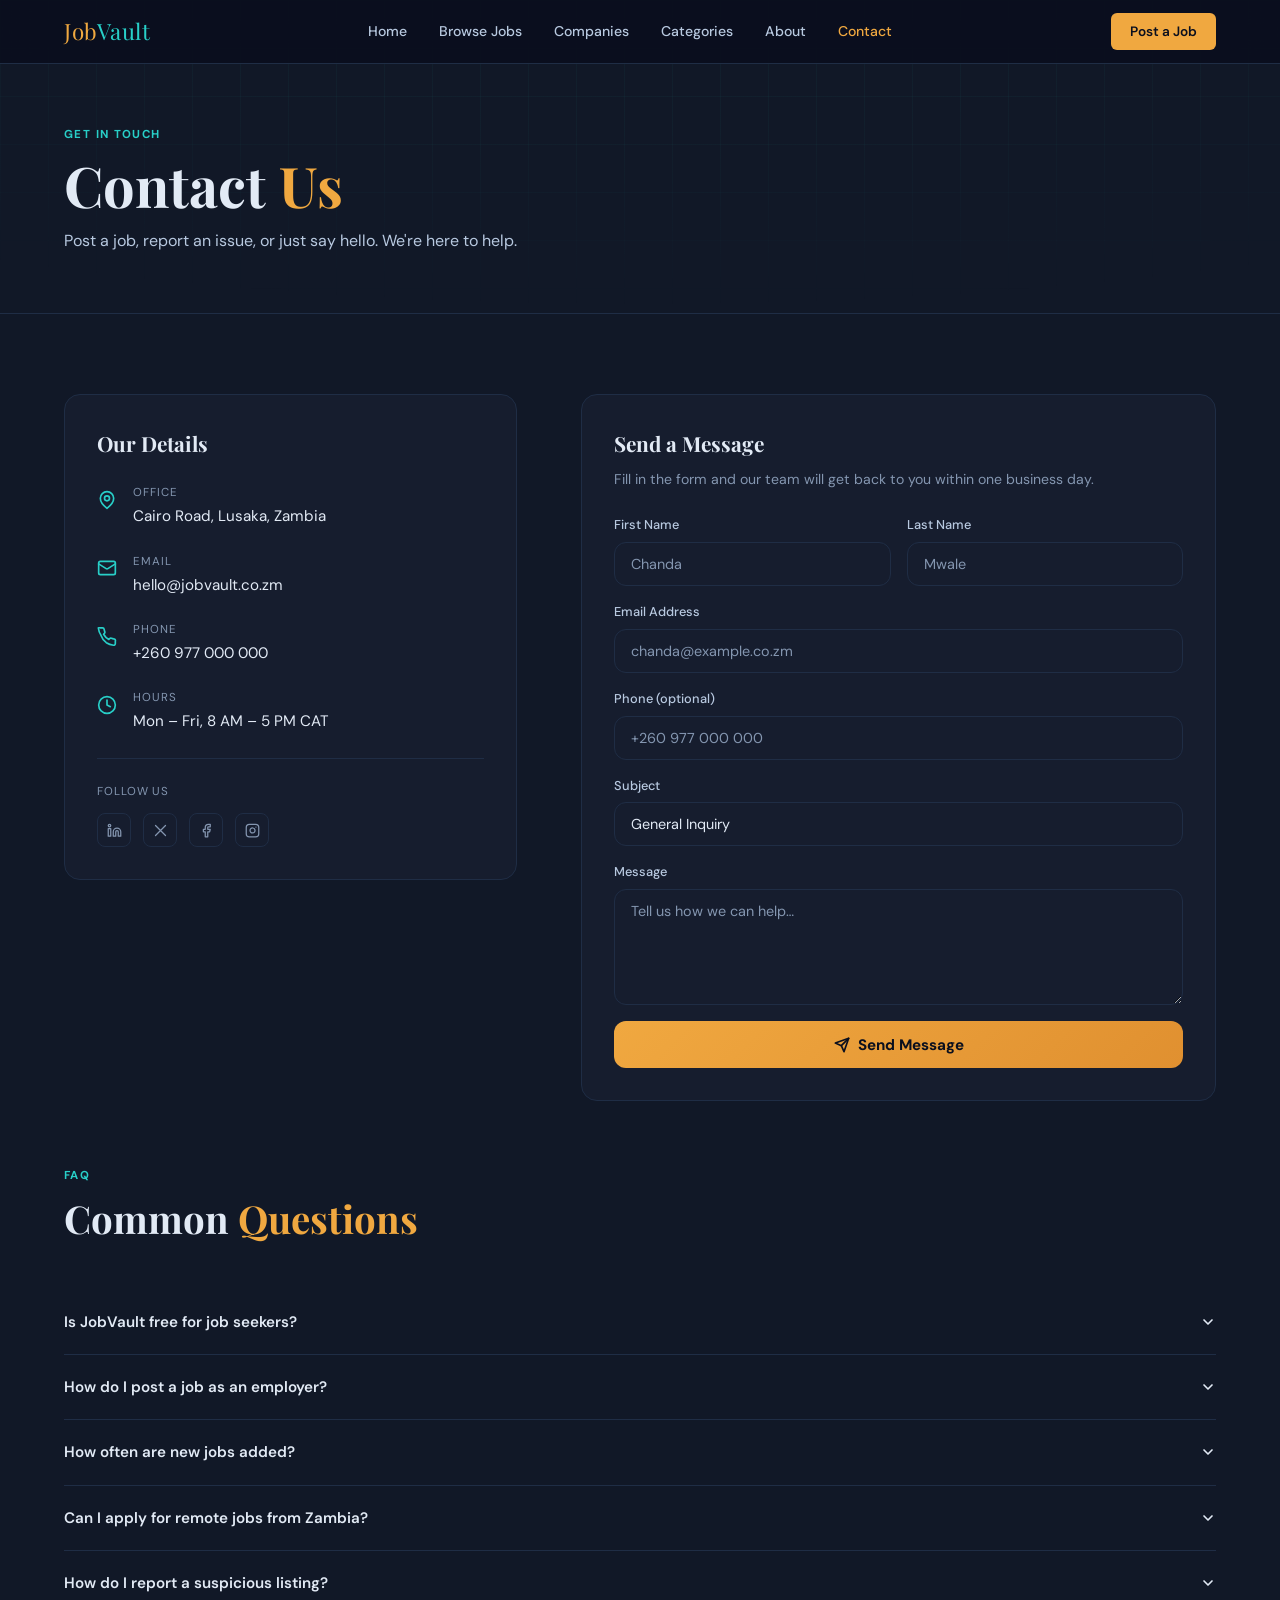
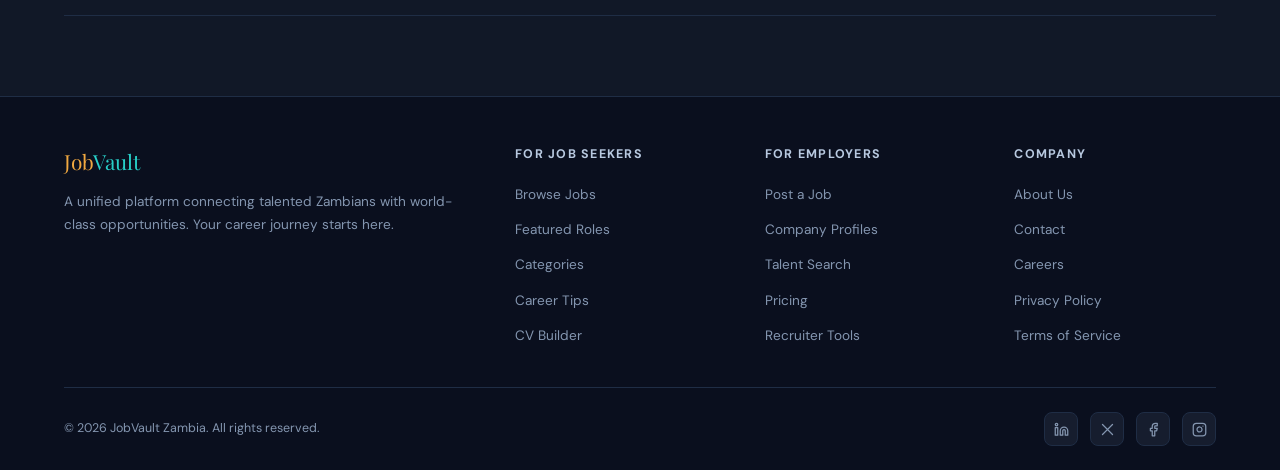
<file: contact.html>
<!DOCTYPE html>
<html lang="en">
<head>
<meta charset="UTF-8"/><meta name="viewport" content="width=device-width,initial-scale=1.0"/>
<title>Contact — JobVault Zambia</title>
<link rel="stylesheet" href="css/style.css"/>
<style>
#contact-section{background:var(--deep);min-height:60vh;}
.contact-wrap{display:grid;grid-template-columns:1fr 1.4fr;gap:4rem;align-items:start;}
.contact-info-card{background:var(--card);border:1px solid var(--border);border-radius:16px;padding:2rem;}
.contact-info-card h3{font-family:var(--serif);font-size:1.3rem;font-weight:700;margin-bottom:1.5rem;}
.contact-detail{display:flex;gap:1rem;align-items:flex-start;margin-bottom:1.5rem;}
.contact-icon{color:var(--teal);margin-top:.1rem;flex-shrink:0;}
.contact-label{font-size:.72rem;text-transform:uppercase;letter-spacing:.08em;color:var(--muted);}
.contact-value{font-size:.95rem;margin-top:.1rem;}
.contact-divider{border:none;border-top:1px solid var(--border);margin:1.5rem 0;}
.social-row{display:flex;gap:.75rem;}
.contact-form-wrap{background:var(--card);border:1px solid var(--border);border-radius:16px;padding:2rem;}
.contact-form-wrap h3{font-family:var(--serif);font-size:1.3rem;font-weight:700;margin-bottom:.5rem;}
.contact-form-wrap p{font-size:.88rem;color:var(--muted);margin-bottom:1.5rem;}
.contact-form{display:flex;flex-direction:column;gap:1rem;}
.btn-submit{background:linear-gradient(135deg,var(--gold),#e09030);color:var(--navy);border:none;padding:.85rem;border-radius:var(--radius);font-weight:700;font-size:.95rem;transition:opacity .2s,transform .15s;display:flex;align-items:center;justify-content:center;gap:.5rem;width:100%;}
.btn-submit:hover{opacity:.88;transform:translateY(-2px);}
.faq-list{margin-top:60px;}
.faq-item{border-bottom:1px solid var(--border);padding:1.25rem 0;}
.faq-q{font-weight:600;font-size:.95rem;cursor:pointer;display:flex;justify-content:space-between;align-items:center;}
.faq-a{font-size:.88rem;color:var(--soft);line-height:1.7;margin-top:.75rem;display:none;}
.faq-item.open .faq-a{display:block;}
.faq-item.open .faq-chevron{transform:rotate(180deg);}
.faq-chevron{transition:transform .25s;display:flex;}
@media(max-width:900px){.contact-wrap{grid-template-columns:1fr;gap:2rem;}}
</style>
</head>
<body>
<div id="nav-placeholder"></div>

<div class="page-header">
  <div class="page-header-inner">
    <div class="section-tag">Get In Touch</div>
    <h1>Contact <em>Us</em></h1>
    <p>Post a job, report an issue, or just say hello. We're here to help.</p>
  </div>
</div>

<section id="contact-section">
  <div class="contact-wrap">
    <div>
      <div class="contact-info-card fade-in">
        <h3>Our Details</h3>
        <div class="contact-detail">
          <div class="contact-icon"><svg width="20" height="20" viewBox="0 0 24 24" fill="none" stroke="currentColor" stroke-width="2" stroke-linecap="round" stroke-linejoin="round"><path d="M20 10c0 6-8 12-8 12s-8-6-8-12a8 8 0 0 1 16 0Z"/><circle cx="12" cy="10" r="3"/></svg></div>
          <div><div class="contact-label">Office</div><div class="contact-value">Cairo Road, Lusaka, Zambia</div></div>
        </div>
        <div class="contact-detail">
          <div class="contact-icon"><svg width="20" height="20" viewBox="0 0 24 24" fill="none" stroke="currentColor" stroke-width="2" stroke-linecap="round" stroke-linejoin="round"><rect width="20" height="16" x="2" y="4" rx="2"/><path d="m22 7-8.97 5.7a1.94 1.94 0 0 1-2.06 0L2 7"/></svg></div>
          <div><div class="contact-label">Email</div><div class="contact-value">hello@jobvault.co.zm</div></div>
        </div>
        <div class="contact-detail">
          <div class="contact-icon"><svg width="20" height="20" viewBox="0 0 24 24" fill="none" stroke="currentColor" stroke-width="2" stroke-linecap="round" stroke-linejoin="round"><path d="M22 16.92v3a2 2 0 0 1-2.18 2 19.79 19.79 0 0 1-8.63-3.07A19.5 19.5 0 0 1 4.69 9.79 19.79 19.79 0 0 1 1.61 1.18 2 2 0 0 1 3.6 1h3a2 2 0 0 1 2 1.72c.127.96.361 1.903.7 2.81a2 2 0 0 1-.45 2.11L7.91 8.7a16 16 0 0 0 6.29 6.29l.97-.97a2 2 0 0 1 2.11-.45c.907.339 1.85.573 2.81.7A2 2 0 0 1 22 16.92Z"/></svg></div>
          <div><div class="contact-label">Phone</div><div class="contact-value">+260 977 000 000</div></div>
        </div>
        <div class="contact-detail">
          <div class="contact-icon"><svg width="20" height="20" viewBox="0 0 24 24" fill="none" stroke="currentColor" stroke-width="2" stroke-linecap="round" stroke-linejoin="round"><circle cx="12" cy="12" r="10"/><polyline points="12 6 12 12 16 14"/></svg></div>
          <div><div class="contact-label">Hours</div><div class="contact-value">Mon – Fri, 8 AM – 5 PM CAT</div></div>
        </div>
        <hr class="contact-divider"/>
        <div class="contact-label" style="margin-bottom:.75rem">Follow Us</div>
        <div class="social-row">
          <a href="#" class="social-btn" title="LinkedIn"><svg width="15" height="15" viewBox="0 0 24 24" fill="none" stroke="currentColor" stroke-width="2" stroke-linecap="round" stroke-linejoin="round"><path d="M16 8a6 6 0 0 1 6 6v7h-4v-7a2 2 0 0 0-2-2 2 2 0 0 0-2 2v7h-4v-7a6 6 0 0 1 6-6z"/><rect width="4" height="12" x="2" y="9"/><circle cx="4" cy="4" r="2"/></svg></a>
          <a href="#" class="social-btn" title="Twitter"><svg width="15" height="15" viewBox="0 0 24 24" fill="none" stroke="currentColor" stroke-width="2" stroke-linecap="round" stroke-linejoin="round"><path d="M4 4l16 16M4 20L20 4"/></svg></a>
          <a href="#" class="social-btn" title="Facebook"><svg width="15" height="15" viewBox="0 0 24 24" fill="none" stroke="currentColor" stroke-width="2" stroke-linecap="round" stroke-linejoin="round"><path d="M18 2h-3a5 5 0 0 0-5 5v3H7v4h3v8h4v-8h3l1-4h-4V7a1 1 0 0 1 1-1h3z"/></svg></a>
          <a href="#" class="social-btn" title="Instagram"><svg width="15" height="15" viewBox="0 0 24 24" fill="none" stroke="currentColor" stroke-width="2" stroke-linecap="round" stroke-linejoin="round"><rect width="20" height="20" x="2" y="2" rx="5"/><path d="M16 11.37A4 4 0 1 1 12.63 8 4 4 0 0 1 16 11.37z"/><line x1="17.5" y1="6.5" x2="17.51" y2="6.5"/></svg></a>
        </div>
      </div>
    </div>

    <div class="contact-form-wrap fade-in">
      <h3>Send a Message</h3>
      <p>Fill in the form and our team will get back to you within one business day.</p>
      <form class="contact-form" onsubmit="submitForm(event)">
        <div class="form-row">
          <div class="form-group"><label>First Name</label><input type="text" placeholder="Chanda" required/></div>
          <div class="form-group"><label>Last Name</label><input type="text" placeholder="Mwale" required/></div>
        </div>
        <div class="form-group"><label>Email Address</label><input type="email" placeholder="chanda@example.co.zm" required/></div>
        <div class="form-group"><label>Phone (optional)</label><input type="tel" placeholder="+260 977 000 000"/></div>
        <div class="form-group"><label>Subject</label>
          <select><option>General Inquiry</option><option>Post a Job</option><option>Report an Issue</option><option>Partnership</option><option>Press</option><option>Other</option></select>
        </div>
        <div class="form-group"><label>Message</label><textarea rows="5" placeholder="Tell us how we can help…" required></textarea></div>
        <button type="submit" class="btn-submit">
          <svg width="16" height="16" viewBox="0 0 24 24" fill="none" stroke="currentColor" stroke-width="2.5" stroke-linecap="round" stroke-linejoin="round"><line x1="22" y1="2" x2="11" y2="13"/><polygon points="22 2 15 22 11 13 2 9 22 2"/></svg>
          Send Message
        </button>
      </form>
    </div>
  </div>

  <div class="faq-list fade-in" style="margin-top:60px;">
    <div class="section-header"><div class="section-tag">FAQ</div><h2 class="section-title">Common <span>Questions</span></h2></div>
    <div id="faqList"></div>
  </div>
</section>

<footer id="site-footer"></footer>
<div id="modal-placeholder"></div>
<div id="toast-placeholder"></div>
<script src="js/shared.js"></script>
<script>
const FAQS=[
  {q:"Is JobVault free for job seekers?",a:"Yes, browsing and applying for jobs on JobVault is completely free for job seekers. We never charge candidates to access listings or submit applications."},
  {q:"How do I post a job as an employer?",a:"Fill in the contact form above with subject 'Post a Job' and our team will reach out within one business day to set up your employer profile and listing."},
  {q:"How often are new jobs added?",a:"New jobs are added every day. We partner with hundreds of Zambian companies who post vacancies directly through our platform."},
  {q:"Can I apply for remote jobs from Zambia?",a:"Absolutely. Many of our listings are remote-friendly and open to candidates based anywhere in Zambia or across Africa."},
  {q:"How do I report a suspicious listing?",a:"Use the contact form with subject 'Report an Issue' and provide the job title and company name. Our moderation team reviews all reports within 24 hours."},
];
document.getElementById('faqList').innerHTML=FAQS.map((f,i)=>`
  <div class="faq-item" id="faq${i}">
    <div class="faq-q" onclick="toggleFaq(${i})">${f.q}<span class="faq-chevron"><svg width="16" height="16" viewBox="0 0 24 24" fill="none" stroke="currentColor" stroke-width="2.5" stroke-linecap="round" stroke-linejoin="round"><polyline points="6 9 12 15 18 9"/></svg></span></div>
    <div class="faq-a">${f.a}</div>
  </div>`).join('');

function toggleFaq(i){document.getElementById('faq'+i).classList.toggle('open');}
function submitForm(e){e.preventDefault();e.target.reset();showToast('Message sent — we will be in touch soon!');}

renderNav('Contact');renderFooter();renderModal();renderToast();initNav();initScrollFade();
</script>
</body>
</html>
</file>
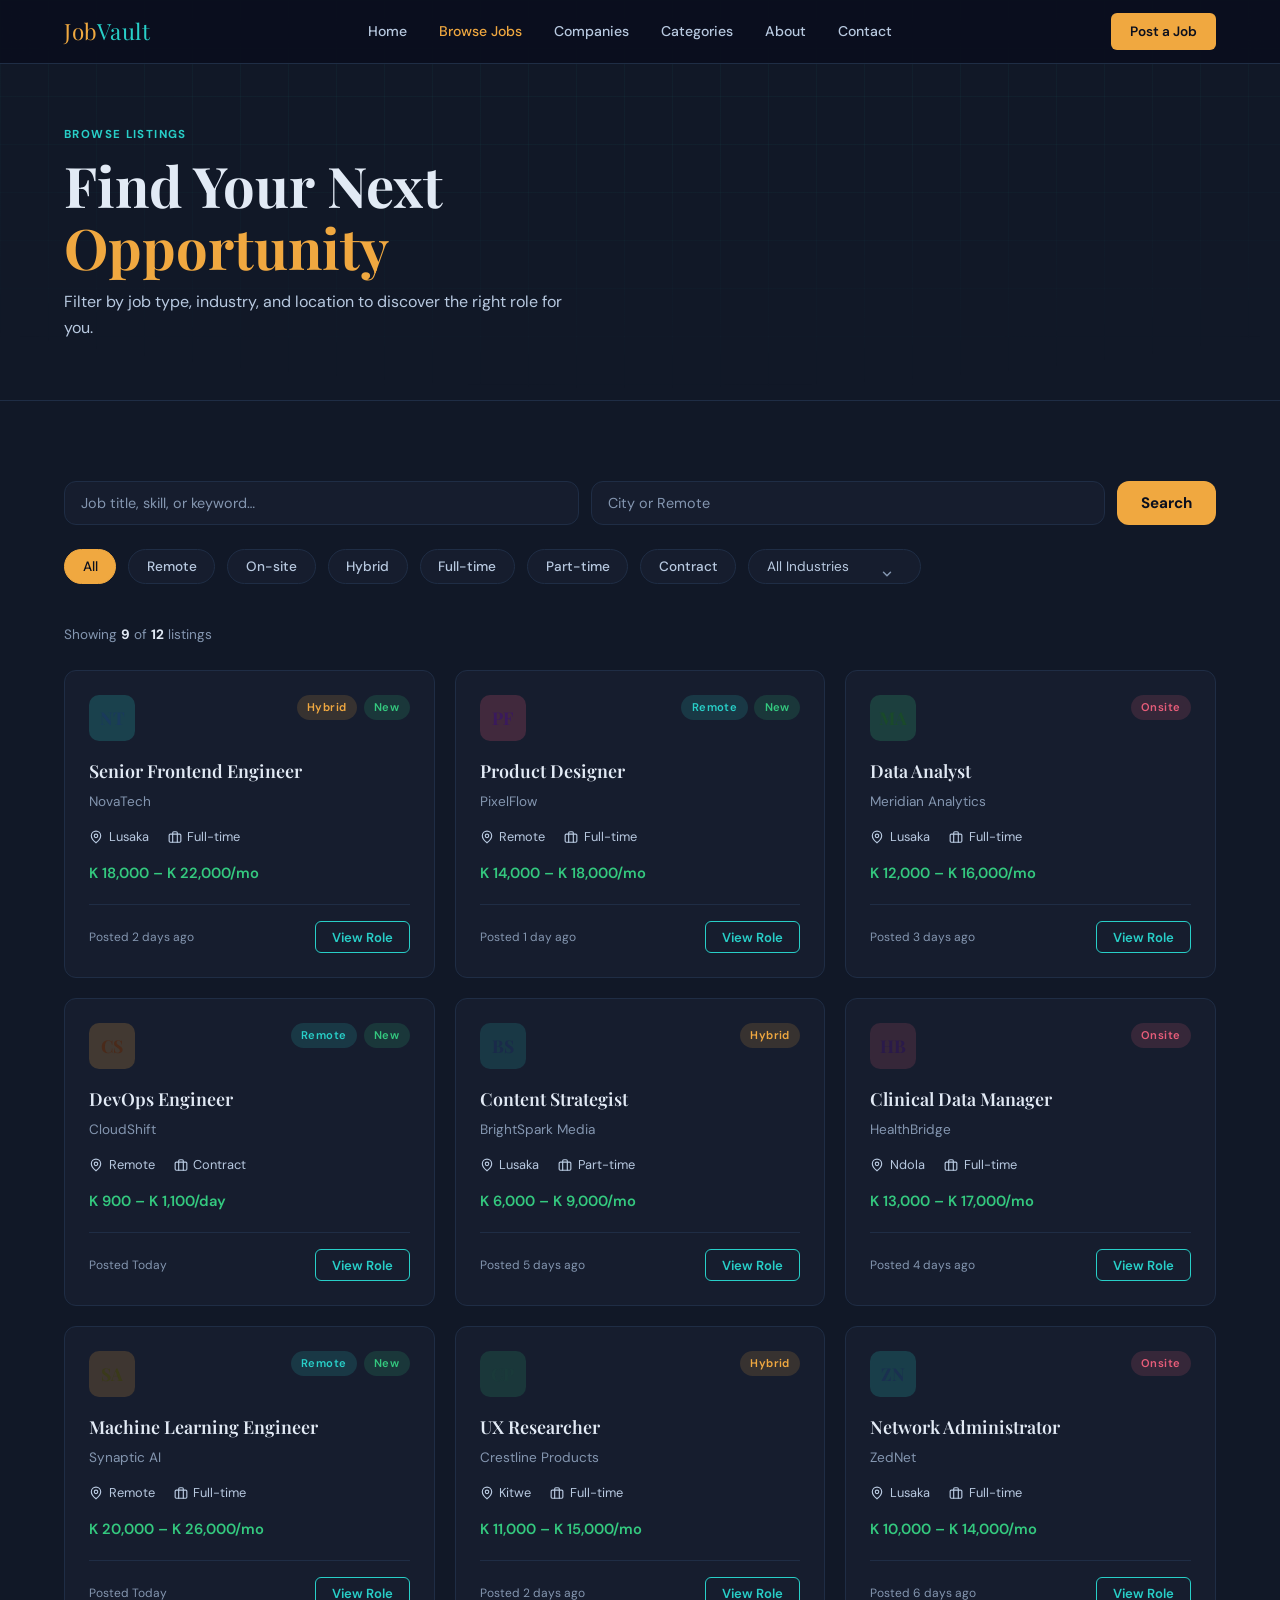
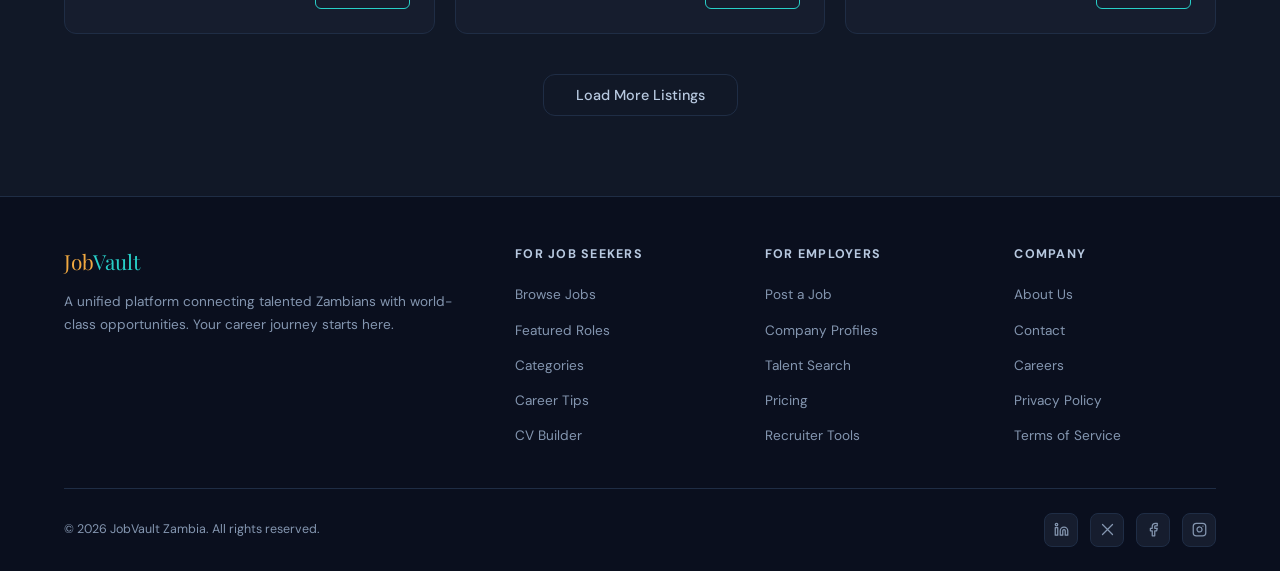
<file: jobs.html>
<!DOCTYPE html>
<html lang="en">
<head>
<meta charset="UTF-8"/><meta name="viewport" content="width=device-width,initial-scale=1.0"/>
<title>Browse Jobs — JobVault Zambia</title>
<link rel="stylesheet" href="css/style.css"/>
<style>
#jobs-section{background:var(--deep);min-height:60vh;}
.search-bar{display:flex;gap:.75rem;flex-wrap:wrap;margin-bottom:1.5rem;}
.search-bar input{flex:1;min-width:180px;background:var(--card);border:1px solid var(--border);color:var(--text);padding:.75rem 1rem;border-radius:var(--radius);font-family:var(--sans);font-size:.9rem;outline:none;transition:border-color .2s;}
.search-bar input:focus{border-color:var(--teal);}
.search-bar input::placeholder{color:var(--muted);}
.search-bar .btn-primary{padding:.75rem 1.5rem;}
.results-meta{font-size:.85rem;color:var(--muted);margin-bottom:1.5rem;}
.results-meta strong{color:var(--text);}
.load-more-wrap{text-align:center;margin-top:2.5rem;}
</style>
</head>
<body>
<div id="nav-placeholder"></div>

<div class="page-header">
  <div class="page-header-inner">
    <div class="section-tag">Browse Listings</div>
    <h1>Find Your Next <em>Opportunity</em></h1>
    <p>Filter by job type, industry, and location to discover the right role for you.</p>
  </div>
</div>

<section id="jobs-section">
  <div class="search-bar">
    <input id="kw-input" type="text" placeholder="Job title, skill, or keyword…"/>
    <input id="loc-input" type="text" placeholder="City or Remote"/>
    <button class="btn-primary" onclick="applySearch()">Search</button>
  </div>
  <div class="filter-bar" id="filterBar">
    <button class="filter-btn active" data-filter="all">All</button>
    <button class="filter-btn" data-filter="remote">Remote</button>
    <button class="filter-btn" data-filter="onsite">On-site</button>
    <button class="filter-btn" data-filter="hybrid">Hybrid</button>
    <button class="filter-btn" data-filter="fulltime">Full-time</button>
    <button class="filter-btn" data-filter="parttime">Part-time</button>
    <button class="filter-btn" data-filter="contract">Contract</button>
    <div class="select-wrap">
      <select class="filter-select" id="industryFilter" onchange="applyFilters()">
        <option value="all">All Industries</option>
        <option value="tech">Technology</option>
        <option value="finance">Finance</option>
        <option value="health">Healthcare</option>
        <option value="design">Design</option>
        <option value="marketing">Marketing</option>
        <option value="hr">Human Resources</option>
      </select>
      <span style="position:absolute;right:.85rem;pointer-events:none;color:var(--muted);display:flex;">
        <svg width="14" height="14" viewBox="0 0 24 24" fill="none" stroke="currentColor" stroke-width="2.5" stroke-linecap="round" stroke-linejoin="round"><polyline points="6 9 12 15 18 9"/></svg>
      </span>
    </div>
  </div>
  <div class="results-meta" id="resultsMeta"></div>
  <div class="jobs-grid" id="jobsGrid"></div>
  <div class="load-more-wrap"><button class="btn-outline" id="loadMoreBtn" onclick="loadMore()">Load More Listings</button></div>
</section>

<footer id="site-footer"></footer>
<div id="modal-placeholder"></div>
<div id="toast-placeholder"></div>

<script src="js/shared.js"></script>
<script>
let activeFilter='all', activeIndustry='all', activeKw='', activeLoc='', visibleCount=9;

function applyFilters(){activeIndustry=document.getElementById('industryFilter').value;visibleCount=9;render();}
function applySearch(){activeKw=document.getElementById('kw-input').value.trim().toLowerCase();activeLoc=document.getElementById('loc-input').value.trim().toLowerCase();visibleCount=9;render();}
function loadMore(){visibleCount+=6;render();}

document.getElementById('filterBar').addEventListener('click',e=>{
  if(!e.target.classList.contains('filter-btn'))return;
  document.querySelectorAll('.filter-btn').forEach(b=>b.classList.remove('active'));
  e.target.classList.add('active');
  activeFilter=e.target.dataset.filter;
  visibleCount=9; render();
});
document.getElementById('kw-input').addEventListener('keydown',e=>{if(e.key==='Enter')applySearch();});

function render(){
  let list=JOBS.filter(j=>{
    const tm=activeFilter==='all'||j.type===activeFilter||j.contract.toLowerCase().replace(/[^a-z]/g,'')===activeFilter.replace(/[^a-z]/g,'');
    const im=activeIndustry==='all'||j.industry===activeIndustry;
    const km=!activeKw||(j.title+j.company+j.industry).toLowerCase().includes(activeKw);
    const lm=!activeLoc||j.location.toLowerCase().includes(activeLoc);
    return tm&&im&&km&&lm;
  });
  document.getElementById('resultsMeta').innerHTML=`Showing <strong>${Math.min(visibleCount,list.length)}</strong> of <strong>${list.length}</strong> listings`;
  document.getElementById('jobsGrid').innerHTML=list.length?list.slice(0,visibleCount).map(j=>jobCardHTML(j)).join(''):`<p style="color:var(--muted);padding:3rem 0;grid-column:1/-1;text-align:center">No listings match your filters. Try adjusting your search.</p>`;
  document.getElementById('loadMoreBtn').style.display=visibleCount>=list.length?'none':'inline-flex';
}

// Read URL params
const params=new URLSearchParams(window.location.search);
if(params.get('q')){activeKw=params.get('q').toLowerCase();document.getElementById('kw-input').value=params.get('q');}
if(params.get('loc')){activeLoc=params.get('loc').toLowerCase();document.getElementById('loc-input').value=params.get('loc');}

renderNav('Browse Jobs');
renderFooter();
renderModal();
renderToast();
initNav();
render();
</script>
</body>
</html>
</file>
<file: css/style.css>
@import url('https://fonts.googleapis.com/css2?family=Playfair+Display:wght@400;600;700&family=DM+Sans:wght@300;400;500;600&display=swap');

*, *::before, *::after { box-sizing: border-box; margin: 0; padding: 0; }
:root {
  --navy:#0a0f1e; --deep:#111827; --card:#161d2e; --border:#1f2d45;
  --muted:#8496b0; --text:#e2eaf5; --soft:#b8c9e0;
  --gold:#f0a840; --teal:#28cfc8; --rose:#e85d7a; --green:#34c97f;
  --serif:'Playfair Display',Georgia,serif; --sans:'DM Sans',sans-serif;
  --radius:12px; --shadow:0 8px 32px rgba(0,0,0,.45);
}
html{scroll-behavior:smooth;}
body{font-family:var(--sans);background:var(--navy);color:var(--text);line-height:1.6;overflow-x:hidden;}
a{color:inherit;text-decoration:none;}
button{font-family:var(--sans);cursor:pointer;border:none;}
svg{display:inline-block;vertical-align:middle;flex-shrink:0;}
::-webkit-scrollbar{width:6px;} ::-webkit-scrollbar-track{background:var(--navy);} ::-webkit-scrollbar-thumb{background:var(--border);border-radius:3px;}

/* NAV */
nav{position:fixed;top:0;left:0;right:0;z-index:200;display:flex;align-items:center;justify-content:space-between;padding:0 5%;height:64px;background:rgba(10,15,30,.92);backdrop-filter:blur(16px);border-bottom:1px solid var(--border);}
.nav-logo{font-family:var(--serif);font-size:1.4rem;color:var(--gold);letter-spacing:.5px;}
.nav-logo span{color:var(--teal);}
.nav-links{display:flex;gap:2rem;}
.nav-links a{font-size:.88rem;font-weight:500;color:var(--soft);transition:color .2s;}
.nav-links a:hover,.nav-links a.active{color:var(--gold);}
.nav-right{display:flex;align-items:center;gap:1rem;}
.nav-cta{background:var(--gold);color:var(--navy);padding:.5rem 1.2rem;border-radius:6px;font-weight:600;font-size:.85rem;transition:opacity .2s;}
.nav-cta:hover{opacity:.85;}
.nav-hamburger{display:none;flex-direction:column;justify-content:center;align-items:center;gap:5px;background:none;border:none;cursor:pointer;width:40px;height:40px;padding:4px;}
.nav-hamburger span{display:block;width:22px;height:2px;background:var(--text);border-radius:2px;transition:transform .3s,opacity .3s;}
.nav-hamburger.open span:nth-child(1){transform:translateY(7px) rotate(45deg);}
.nav-hamburger.open span:nth-child(2){opacity:0;}
.nav-hamburger.open span:nth-child(3){transform:translateY(-7px) rotate(-45deg);}
.mobile-menu{display:none;position:fixed;top:64px;left:0;right:0;z-index:190;background:rgba(10,15,30,.97);backdrop-filter:blur(20px);border-bottom:1px solid var(--border);padding:1.5rem 5% 2rem;flex-direction:column;gap:0;transform:translateY(-10px);opacity:0;transition:transform .3s ease,opacity .3s ease;pointer-events:none;}
.mobile-menu.open{display:flex;transform:translateY(0);opacity:1;pointer-events:all;}
.mobile-menu a{font-size:1rem;font-weight:500;color:var(--soft);padding:.9rem 0;border-bottom:1px solid var(--border);transition:color .2s;}
.mobile-menu a:last-of-type{border-bottom:none;}
.mobile-menu a:hover,.mobile-menu a.active{color:var(--gold);}
.mobile-menu .mob-cta{margin-top:1.25rem;background:var(--gold);color:var(--navy);padding:.75rem;border-radius:8px;font-weight:700;font-size:.95rem;text-align:center;display:block;cursor:pointer;border:none;}

/* SECTIONS */
section{padding:80px 5%;}
.section-header{margin-bottom:3rem;}
.section-tag{display:inline-block;font-size:.72rem;font-weight:700;letter-spacing:.12em;text-transform:uppercase;color:var(--teal);margin-bottom:.6rem;}
.section-title{font-family:var(--serif);font-size:clamp(1.8rem,3vw,2.6rem);font-weight:700;line-height:1.2;}
.section-title span{color:var(--gold);}
.section-sub{color:var(--soft);margin-top:.6rem;font-size:.95rem;}

/* PAGE HEADER (inner pages) */
.page-header{padding:120px 5% 60px;background:var(--deep);border-bottom:1px solid var(--border);position:relative;overflow:hidden;}
.page-header::before{content:'';position:absolute;inset:0;background-image:linear-gradient(rgba(40,207,200,.04) 1px,transparent 1px),linear-gradient(90deg,rgba(40,207,200,.04) 1px,transparent 1px);background-size:48px 48px;mask-image:radial-gradient(ellipse 100% 100% at 50% 0%,black 40%,transparent 100%);}
.page-header-inner{position:relative;z-index:1;max-width:700px;}
.page-header h1{font-family:var(--serif);font-size:clamp(2rem,5vw,3.5rem);font-weight:700;line-height:1.1;margin-bottom:.75rem;}
.page-header h1 em{font-style:normal;color:var(--gold);}
.page-header p{color:var(--soft);font-size:1rem;max-width:520px;}

/* BUTTONS */
.btn-primary{background:var(--gold);color:var(--navy);border:none;padding:.85rem 2rem;border-radius:var(--radius);font-weight:700;font-size:.95rem;transition:transform .15s,opacity .15s;display:inline-flex;align-items:center;gap:.5rem;}
.btn-primary:hover{transform:translateY(-2px);opacity:.9;}
.btn-outline{background:transparent;border:1px solid var(--border);color:var(--soft);padding:.7rem 2rem;border-radius:var(--radius);font-weight:500;font-size:.9rem;transition:all .2s;display:inline-flex;align-items:center;gap:.5rem;}
.btn-outline:hover{border-color:var(--gold);color:var(--gold);}
.btn-teal{background:transparent;border:1px solid var(--teal);color:var(--teal);padding:.5rem 1.2rem;border-radius:8px;font-size:.85rem;font-weight:600;transition:all .2s;display:inline-flex;align-items:center;gap:.4rem;}
.btn-teal:hover{background:var(--teal);color:var(--navy);}

/* BADGES */
.badge{font-size:.7rem;font-weight:600;padding:.22rem .65rem;border-radius:99px;letter-spacing:.04em;}
.badge-remote{background:rgba(40,207,200,.15);color:var(--teal);}
.badge-onsite{background:rgba(232,93,122,.15);color:var(--rose);}
.badge-hybrid{background:rgba(240,168,64,.15);color:var(--gold);}
.badge-new{background:rgba(52,201,127,.15);color:var(--green);}

/* JOB CARDS */
.jobs-grid{display:grid;grid-template-columns:repeat(auto-fill,minmax(320px,1fr));gap:1.25rem;}
.job-card{background:var(--card);border:1px solid var(--border);border-radius:var(--radius);padding:1.5rem;transition:transform .2s,border-color .2s,box-shadow .2s;cursor:pointer;position:relative;overflow:hidden;}
.job-card::after{content:'';position:absolute;top:0;left:0;right:0;height:2px;background:linear-gradient(90deg,var(--teal),var(--gold));transform:scaleX(0);transform-origin:left;transition:transform .3s;}
.job-card:hover{transform:translateY(-4px);border-color:rgba(40,207,200,.3);box-shadow:var(--shadow);}
.job-card:hover::after{transform:scaleX(1);}
.job-card-top{display:flex;justify-content:space-between;align-items:flex-start;margin-bottom:1rem;}
.company-logo{width:46px;height:46px;border-radius:10px;display:flex;align-items:center;justify-content:center;font-size:1.1rem;font-weight:700;font-family:var(--serif);flex-shrink:0;}
.job-badges{display:flex;gap:.4rem;flex-wrap:wrap;}
.job-title{font-family:var(--serif);font-size:1.12rem;font-weight:600;margin-bottom:.3rem;}
.job-company{font-size:.85rem;color:var(--muted);}
.job-meta{display:flex;gap:1.2rem;margin-top:.9rem;flex-wrap:wrap;}
.job-meta-item{display:flex;align-items:center;gap:.35rem;font-size:.8rem;color:var(--soft);}
.job-salary{font-size:.92rem;font-weight:600;color:var(--green);margin-top:.9rem;}
.job-footer{display:flex;justify-content:space-between;align-items:center;margin-top:1.2rem;border-top:1px solid var(--border);padding-top:1rem;}
.job-posted{font-size:.75rem;color:var(--muted);}
.btn-apply{background:transparent;border:1px solid var(--teal);color:var(--teal);padding:.4rem 1rem;border-radius:6px;font-size:.82rem;font-weight:600;transition:all .2s;}
.btn-apply:hover{background:var(--teal);color:var(--navy);}

/* FILTER BAR */
.filter-bar{display:flex;gap:.75rem;flex-wrap:wrap;margin-bottom:2.5rem;align-items:center;}
.filter-btn{background:var(--card);border:1px solid var(--border);color:var(--soft);padding:.5rem 1.1rem;border-radius:99px;font-size:.85rem;font-weight:500;transition:all .2s;}
.filter-btn:hover,.filter-btn.active{background:var(--gold);color:var(--navy);border-color:var(--gold);}
.select-wrap{position:relative;display:inline-flex;align-items:center;}
.select-wrap svg{position:absolute;right:.85rem;pointer-events:none;color:var(--muted);}
.filter-select{appearance:none;-webkit-appearance:none;background:var(--card);border:1px solid var(--border);color:var(--soft);padding:.5rem 2.4rem .5rem 1.1rem;border-radius:99px;font-family:var(--sans);font-size:.85rem;outline:none;cursor:pointer;}
.filter-select:focus{border-color:var(--teal);}

/* COMPANY CARDS */
.companies-grid{display:grid;grid-template-columns:repeat(auto-fill,minmax(240px,1fr));gap:1.25rem;}
.company-card{background:var(--card);border:1px solid var(--border);border-radius:var(--radius);padding:1.5rem;text-align:center;transition:transform .2s,border-color .2s;}
.company-card:hover{transform:translateY(-4px);border-color:rgba(240,168,64,.3);}
.co-logo{width:60px;height:60px;border-radius:14px;display:flex;align-items:center;justify-content:center;font-size:1.5rem;font-weight:700;font-family:var(--serif);margin:0 auto 1rem;}
.co-name{font-family:var(--serif);font-size:1.05rem;font-weight:600;margin-bottom:.3rem;}
.co-industry{font-size:.78rem;color:var(--muted);margin-bottom:.85rem;}
.co-stats{display:flex;justify-content:center;gap:1.5rem;}
.co-stat{text-align:center;}
.co-stat-n{font-size:.95rem;font-weight:700;color:var(--teal);}
.co-stat-l{font-size:.7rem;color:var(--muted);}
.co-rating{display:flex;justify-content:center;gap:.15rem;margin-top:.75rem;font-size:.85rem;}

/* CATEGORY CARDS */
.categories-grid{display:grid;grid-template-columns:repeat(auto-fill,minmax(200px,1fr));gap:1rem;}
.cat-card{background:var(--card);border:1px solid var(--border);border-radius:var(--radius);padding:1.5rem 1.2rem;display:flex;flex-direction:column;align-items:flex-start;gap:.6rem;transition:all .2s;cursor:pointer;}
.cat-card:hover{border-color:var(--teal);background:rgba(40,207,200,.05);}
.cat-icon{width:40px;height:40px;border-radius:10px;display:flex;align-items:center;justify-content:center;}
.cat-name{font-weight:600;font-size:.95rem;}
.cat-count{font-size:.78rem;color:var(--muted);}
.cat-arrow{margin-top:auto;color:var(--teal);opacity:0;transition:opacity .2s,transform .2s;display:flex;}
.cat-card:hover .cat-arrow{opacity:1;transform:translateX(4px);}

/* FORM ELEMENTS */
.form-group{display:flex;flex-direction:column;gap:.4rem;}
.form-group label{font-size:.8rem;font-weight:500;color:var(--soft);}
.form-group input,.form-group select,.form-group textarea{background:var(--card);border:1px solid var(--border);color:var(--text);padding:.75rem 1rem;border-radius:var(--radius);font-family:var(--sans);font-size:.9rem;outline:none;transition:border-color .2s;resize:vertical;}
.form-group input:focus,.form-group select:focus,.form-group textarea:focus{border-color:var(--teal);}
.form-group input::placeholder,.form-group textarea::placeholder{color:var(--muted);}
.form-group select{appearance:none;-webkit-appearance:none;}
.form-row{display:grid;grid-template-columns:1fr 1fr;gap:1rem;}

/* MODAL */
#modal-overlay{position:fixed;inset:0;z-index:300;background:rgba(5,8,18,.85);backdrop-filter:blur(8px);display:flex;align-items:center;justify-content:center;opacity:0;pointer-events:none;transition:opacity .25s;padding:1rem;}
#modal-overlay.open{opacity:1;pointer-events:all;}
.modal{background:var(--card);border:1px solid var(--border);border-radius:16px;padding:2rem;max-width:560px;width:100%;max-height:90vh;overflow-y:auto;transform:scale(.95);transition:transform .25s;}
#modal-overlay.open .modal{transform:scale(1);}
.modal-header{display:flex;justify-content:space-between;align-items:flex-start;margin-bottom:1.5rem;}
.modal-title{font-family:var(--serif);font-size:1.4rem;font-weight:700;}
.modal-close{background:none;border:none;color:var(--muted);cursor:pointer;display:flex;align-items:center;padding:4px;border-radius:6px;transition:color .2s,background .2s;}
.modal-close:hover{color:var(--text);background:var(--border);}
.modal-company{font-size:.9rem;color:var(--muted);margin-bottom:1.25rem;}
.modal-tags{display:flex;gap:.5rem;flex-wrap:wrap;margin-bottom:1.25rem;}
.modal-section{margin-bottom:1.25rem;}
.modal-section h4{font-size:.78rem;text-transform:uppercase;letter-spacing:.08em;color:var(--teal);margin-bottom:.6rem;}
.modal-section p{font-size:.9rem;color:var(--soft);line-height:1.7;}
.modal-section ul{list-style:none;display:flex;flex-direction:column;gap:.4rem;}
.modal-section ul li{font-size:.88rem;color:var(--soft);padding-left:1.2em;position:relative;}
.modal-section ul li::before{content:'▹';position:absolute;left:0;color:var(--teal);}
.modal-footer{border-top:1px solid var(--border);padding-top:1.25rem;display:flex;justify-content:flex-end;gap:.75rem;}
.btn-modal-apply{background:var(--gold);color:var(--navy);border:none;padding:.7rem 1.75rem;border-radius:8px;font-weight:700;font-size:.9rem;transition:opacity .2s;display:flex;align-items:center;gap:.4rem;}
.btn-modal-apply:hover{opacity:.85;}
.btn-modal-save{background:transparent;border:1px solid var(--border);color:var(--soft);padding:.7rem 1.25rem;border-radius:8px;font-size:.88rem;transition:all .2s;display:flex;align-items:center;gap:.4rem;}
.btn-modal-save:hover{border-color:var(--teal);color:var(--teal);}

/* TOAST */
#toast{position:fixed;bottom:2rem;right:2rem;z-index:999;background:var(--green);color:var(--navy);padding:.85rem 1.5rem;border-radius:var(--radius);font-weight:600;font-size:.9rem;box-shadow:var(--shadow);transform:translateY(80px);opacity:0;transition:all .35s cubic-bezier(.34,1.56,.64,1);pointer-events:none;display:flex;align-items:center;gap:.5rem;}
#toast.show{transform:translateY(0);opacity:1;}

/* FOOTER */
footer{background:var(--navy);border-top:1px solid var(--border);padding:3rem 5% 1.5rem;}
.footer-top{display:grid;grid-template-columns:2fr 1fr 1fr 1fr;gap:3rem;margin-bottom:2.5rem;}
.footer-logo{font-family:var(--serif);font-size:1.3rem;color:var(--gold);margin-bottom:.7rem;}
.footer-logo span{color:var(--teal);}
.footer-tagline{font-size:.85rem;color:var(--muted);line-height:1.7;}
.footer-col h4{font-size:.78rem;font-weight:700;letter-spacing:.1em;text-transform:uppercase;color:var(--soft);margin-bottom:1rem;}
.footer-col ul{list-style:none;display:flex;flex-direction:column;gap:.6rem;}
.footer-col ul li a{font-size:.85rem;color:var(--muted);transition:color .2s;}
.footer-col ul li a:hover{color:var(--gold);}
.footer-bottom{display:flex;justify-content:space-between;align-items:center;flex-wrap:wrap;gap:1rem;padding-top:1.5rem;border-top:1px solid var(--border);}
.footer-copy{font-size:.78rem;color:var(--muted);}
.footer-socials{display:flex;gap:.75rem;}
.social-btn{width:34px;height:34px;border-radius:8px;background:var(--card);border:1px solid var(--border);display:flex;align-items:center;justify-content:center;color:var(--muted);transition:all .2s;}
.social-btn:hover{border-color:var(--gold);color:var(--gold);}

/* ANIMATIONS */
@keyframes fadeUp{from{opacity:0;transform:translateY(22px);}to{opacity:1;transform:translateY(0);}}
@keyframes pulse{0%,100%{opacity:1}50%{opacity:.3}}
.fade-in{opacity:0;transform:translateY(28px);transition:opacity .6s ease,transform .6s ease;}
.fade-in.visible{opacity:1;transform:translateY(0);}

/* RESPONSIVE */
@media(max-width:900px){
  .footer-top{grid-template-columns:1fr 1fr;gap:2rem;}
  .footer-brand{grid-column:1/-1;}
}
@media(max-width:640px){
  nav{padding:0 1.2rem;}
  .nav-links,.nav-right{display:none;}
  .nav-hamburger{display:flex;}
  .form-row{grid-template-columns:1fr;}
  .footer-top{grid-template-columns:1fr;}
  section{padding:60px 5%;}
  .jobs-grid{grid-template-columns:1fr;}
  .companies-grid{grid-template-columns:1fr 1fr;}
  .categories-grid{grid-template-columns:1fr 1fr;}
}
</file>
